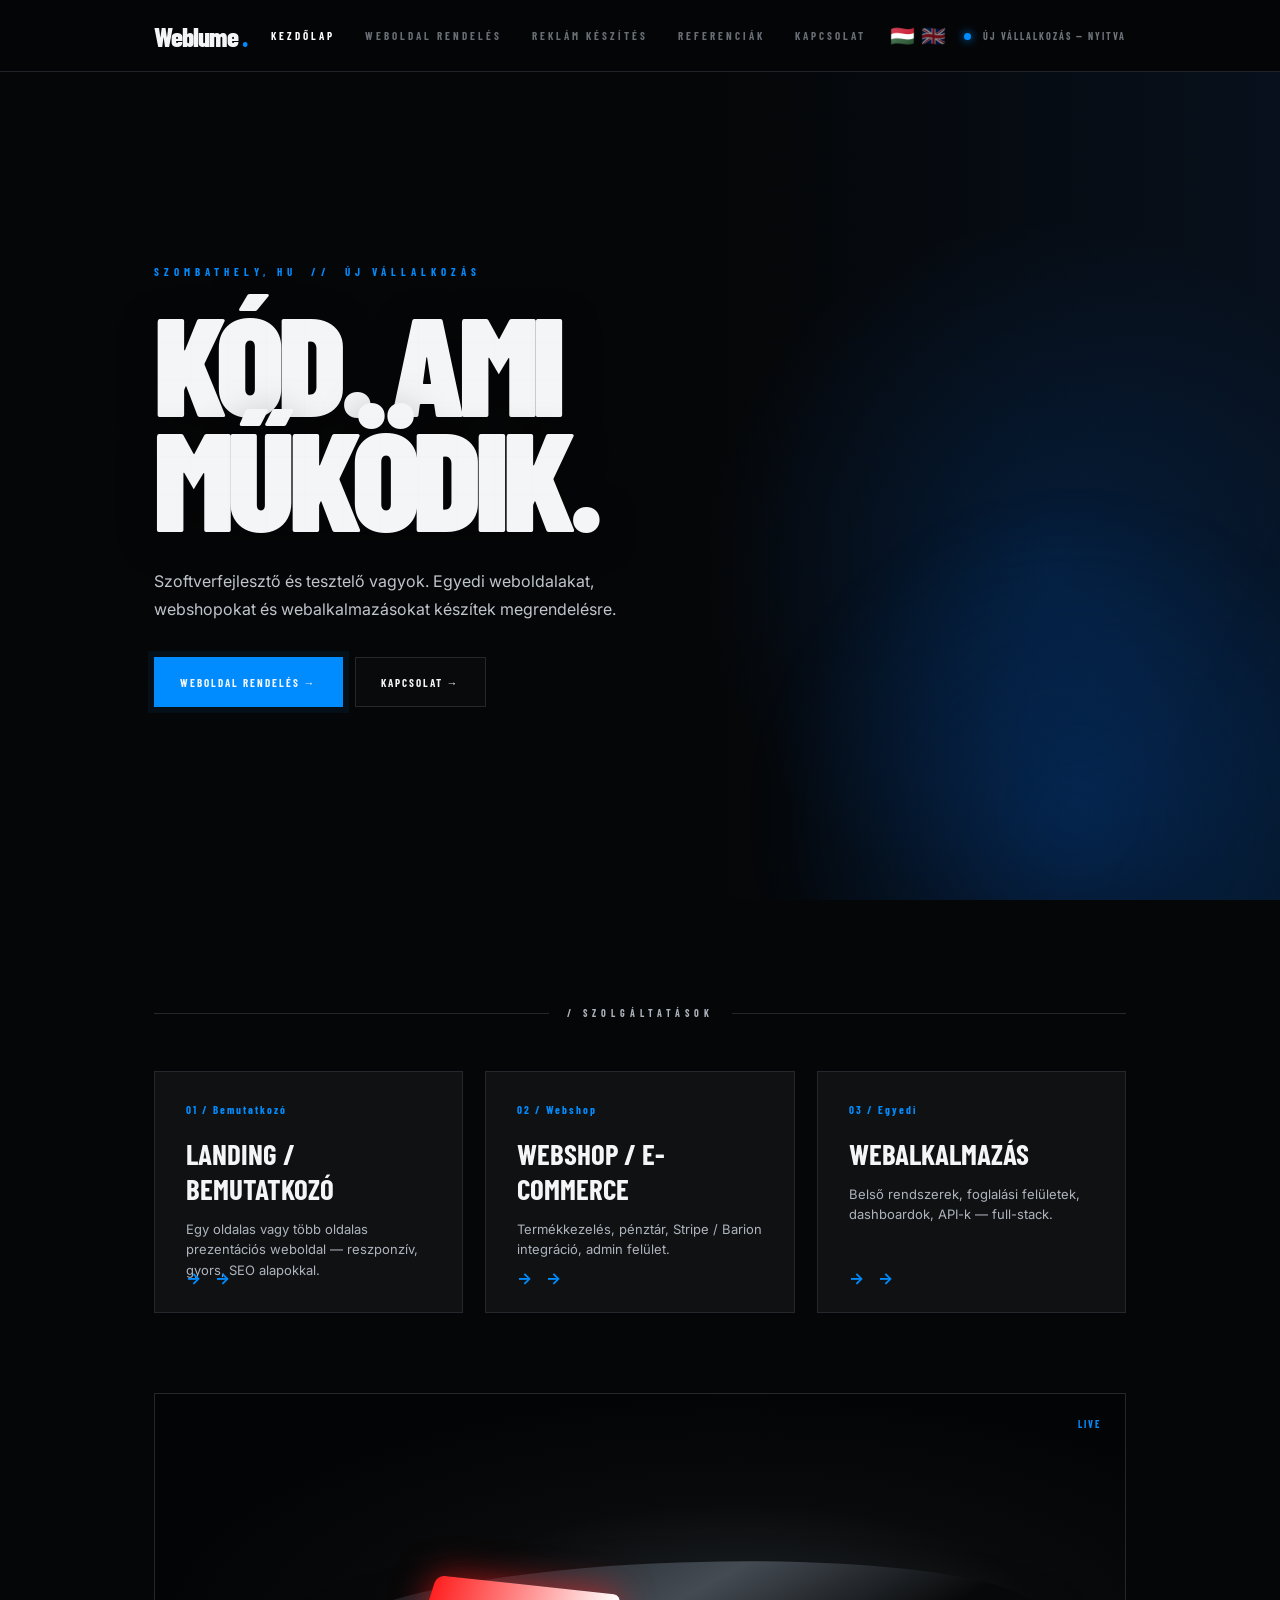
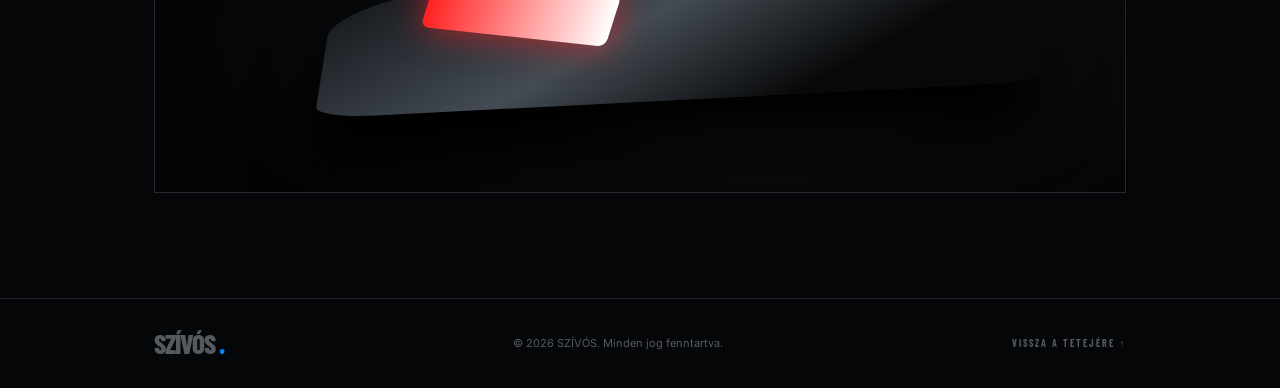
<file: index.html>
<!DOCTYPE html>
<html lang="hu">
    <head>
        <meta charset="UTF-8">
        <meta name="viewport" content="width=device-width,initial-scale=1.0">
        <title>SZÍVÓS. — Webfejlesztés</title>
        <link rel="stylesheet" href="style.css">
    </head>
    <body id="top">
        <header class="header">
            <a class="logo" href="index.html">Weblume
                <span>.</span>
            </a>
            <nav class="nav">
                <a href="index.html" class="active">KEZDŐLAP</a>
                <a href="weboldal-rendeles.html">WEBOLDAL RENDELÉS</a>
                <a href="reklam-keszites">REKLÁM KÉSZÍTÉS</a>
                <a href="referenciak.html">REFERENCIÁK</a>
                <a href="kapcsolat.html">KAPCSOLAT</a>
            </nav>
            <div class="header-right">
                <button class="lang active">🇭🇺</button>
                <button class="lang">🇬🇧</button>
                <span class="status">
                    <i></i> ÚJ VÁLLALKOZÁS — NYITVA
                </span>
            </div>
            <button class="menu-toggle" aria-label="Menü">☰</button>
        </header>
        <main class="page">
            <section class="hero-home">
                <div class="hero-copy">
                    <div class="eyebrow">SZOMBATHELY, HU &nbsp;//&nbsp; ÚJ VÁLLALKOZÁS</div>
                    <h1>
                        KÓD. AMI
                        <br>
                        MŰKÖDIK.
                    </h1>
                    <p>Szoftverfejlesztő és tesztelő vagyok. Egyedi weboldalakat, webshopokat és webalkalmazásokat készítek megrendelésre.</p>
                    <div class="hero-actions">
                        <a class="btn btn-primary" href="weboldal-rendeles.html">WEBOLDAL RENDELÉS →</a>
                        <a class="btn btn-dark" href="kapcsolat.html">KAPCSOLAT →</a>
                    </div>
                </div>
            </section>
            <section class="section">
                <div class="container">
                    <div class="section-title">
                        <span></span>
                        <p>/ SZOLGÁLTATÁSOK</p>
                        <span></span>
                    </div>
                    <div class="service-grid">
                        <article class="service-card">
                            <div class="num">01 / Bemutatkozó</div>
                            <h2>LANDING / BEMUTATKOZÓ</h2>
                            <p>Egy oldalas vagy több oldalas prezentációs weboldal — reszponzív, gyors, SEO alapokkal.</p>
                            <a href="weboldal-rendeles.html">→ →</a>
                        </article>
                        <article class="service-card">
                            <div class="num">02 / Webshop</div>
                            <h2>WEBSHOP / E-COMMERCE</h2>
                            <p>Termékkezelés, pénztár, Stripe / Barion integráció, admin felület.</p>
                            <a href="weboldal-rendeles.html">→ →</a>
                        </article>
                        <article class="service-card">
                            <div class="num">03 / Egyedi</div>
                            <h2>WEBALKALMAZÁS</h2>
                            <p>Belső rendszerek, foglalási felületek, dashboardok, API-k — full-stack.</p>
                            <a href="weboldal-rendeles.html">→ →</a>
                        </article>
                    </div>
                    <div class="showcase">
                        <span class="live">LIVE</span>
                    </div>
                </div>
            </section>
        </main>
        <footer class="footer">
            <div class="logo">SZÍVÓS
                <span>.</span>
            </div>
            <p>© 2026 SZÍVÓS. Minden jog fenntartva.</p>
            <a href="#top">VISSZA A TETEJÉRE ↑</a>
        </footer>
        <script src="script.js"></script>
    </body>
</html>
</file>
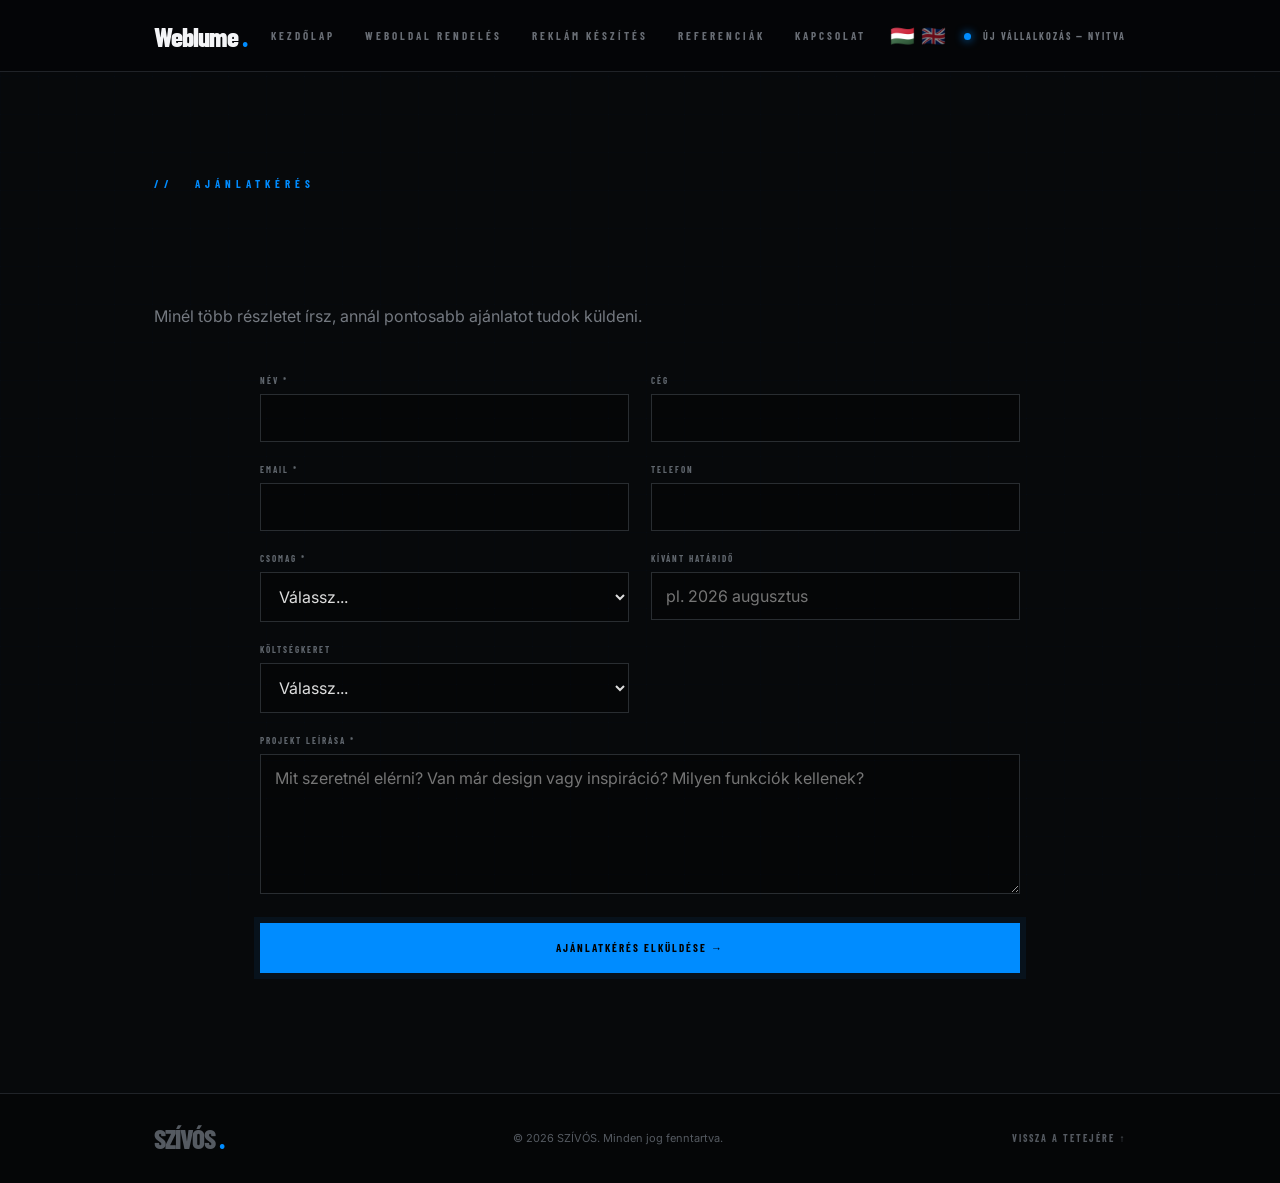
<file: ajanlatkeres.html>
<!DOCTYPE html>
<html lang="hu">
    <head>
        <meta charset="UTF-8">
        <meta name="viewport" content="width=device-width,initial-scale=1.0">
        <title>AJÁNLATKÉRÉS — SZÍVÓS.</title>
        <link rel="stylesheet" href="style.css">
    </head>
    <body id="top">
        <header class="header">
            <a class="logo" href="index.html">Weblume
                <span>.</span>
            </a>
            <nav class="nav">
                <a href="index.html">KEZDŐLAP</a>
                <a href="weboldal-rendeles.html">WEBOLDAL RENDELÉS</a>
                <a href="reklam-keszites">REKLÁM KÉSZÍTÉS</a>
                <a href="referenciak.html">REFERENCIÁK</a>
                <a href="kapcsolat.html">KAPCSOLAT</a>
            </nav>
            <div class="header-right">
                <button class="lang active">🇭🇺</button>
                <button class="lang">🇬🇧</button>
                <span class="status">
                    <i></i> ÚJ VÁLLALKOZÁS — NYITVA
                </span>
            </div>
            <button class="menu-toggle" aria-label="Menü">☰</button>
        </header>
        <main class="page">
            <section class="section quote-section">
                <div class="container">
                    <div class="eyebrow">// &nbsp; AJÁNLATKÉRÉS</div>
                    <h1 style="font:900 clamp(65px,8vw,115px)/.8 'Barlow Condensed';margin:18px 0 12px">AJÁNLATKÉRÉS</h1>
                    <p style="color:#747980;margin-bottom:45px">Minél több részletet írsz, annál pontosabb ajánlatot tudok küldeni.</p>
                    <form class="quote-form" id="quoteForm">
                        <div class="form-grid">
                            <div class="field">
                                <label>NÉV *</label>
                                <input name="Név" required>
                            </div>
                            <div class="field">
                                <label>CÉG</label>
                                <input name="Cég">
                            </div>
                            <div class="field">
                                <label>EMAIL *</label>
                                <input type="email" name="Email" required>
                            </div>
                            <div class="field">
                                <label>TELEFON</label>
                                <input name="Telefon">
                            </div>
                            <div class="field">
                                <label>CSOMAG *</label>
                                <select name="Csomag" required>
                                    <option value="">Válassz...</option>
                                    <option>One-page starter</option>
                                    <option>Bemutatkozó oldal</option>
                                    <option>Webshop</option>
                                    <option>Egyedi alkalmazás</option>
                                </select>
                            </div>
                            <div class="field">
                                <label>KÍVÁNT HATÁRIDŐ</label>
                                <input name="Határidő" placeholder="pl. 2026 augusztus">
                            </div>
                            <div class="field">
                                <label>KÖLTSÉGKERET</label>
                                <select name="Költségkeret">
                                    <option>Válassz...</option>
                                    <option>80–150 ezer Ft</option>
                                    <option>150–300 ezer Ft</option>
                                    <option>300–500 ezer Ft</option>
                                    <option>500 ezer Ft felett</option>
                                </select>
                            </div>
                            <div class="field full-row">
                                <label>PROJEKT LEÍRÁSA *</label>
                                <textarea name="Projekt leírása" required placeholder="Mit szeretnél elérni? Van már design vagy inspiráció? Milyen funkciók kellenek?"></textarea>
                            </div>
                        </div>
                        <button class="btn btn-primary full form-submit" type="submit">AJÁNLATKÉRÉS ELKÜLDÉSE →</button>
                        <p class="form-message" id="formMessage"></p>
                    </form>
                </div>
            </section>
        </main>
        <footer class="footer">
            <div class="logo">SZÍVÓS
                <span>.</span>
            </div>
            <p>© 2026 SZÍVÓS. Minden jog fenntartva.</p>
            <a href="#top">VISSZA A TETEJÉRE ↑</a>
        </footer>

        <!-- Sikeres ajánlatkérés popup -->
        <div class="success-modal" id="successModal" aria-hidden="true">
            <div class="success-modal-backdrop"></div>
            <div class="success-modal-box" role="dialog" aria-modal="true" aria-labelledby="successTitle">
                <button class="success-modal-close" id="successModalClose" type="button" aria-label="Bezárás">×</button>
                <div class="success-icon">✓</div>
                <div class="eyebrow">// &nbsp; ELKÜLDVE</div>
                <h2 id="successTitle">KÖSZÖNÖM A<br>MEGKERESÉST!</h2>
                <p>Az ajánlatkérésed sikeresen megérkezett. Hamarosan jelentkezem a megadott elérhetőségen.</p>
                <button class="btn btn-primary success-modal-button" id="successModalOk" type="button">RENDBEN →</button>
            </div>
        </div>

        <script src="ajanlatkeres.js"></script>
    </body>
</html>
</file>
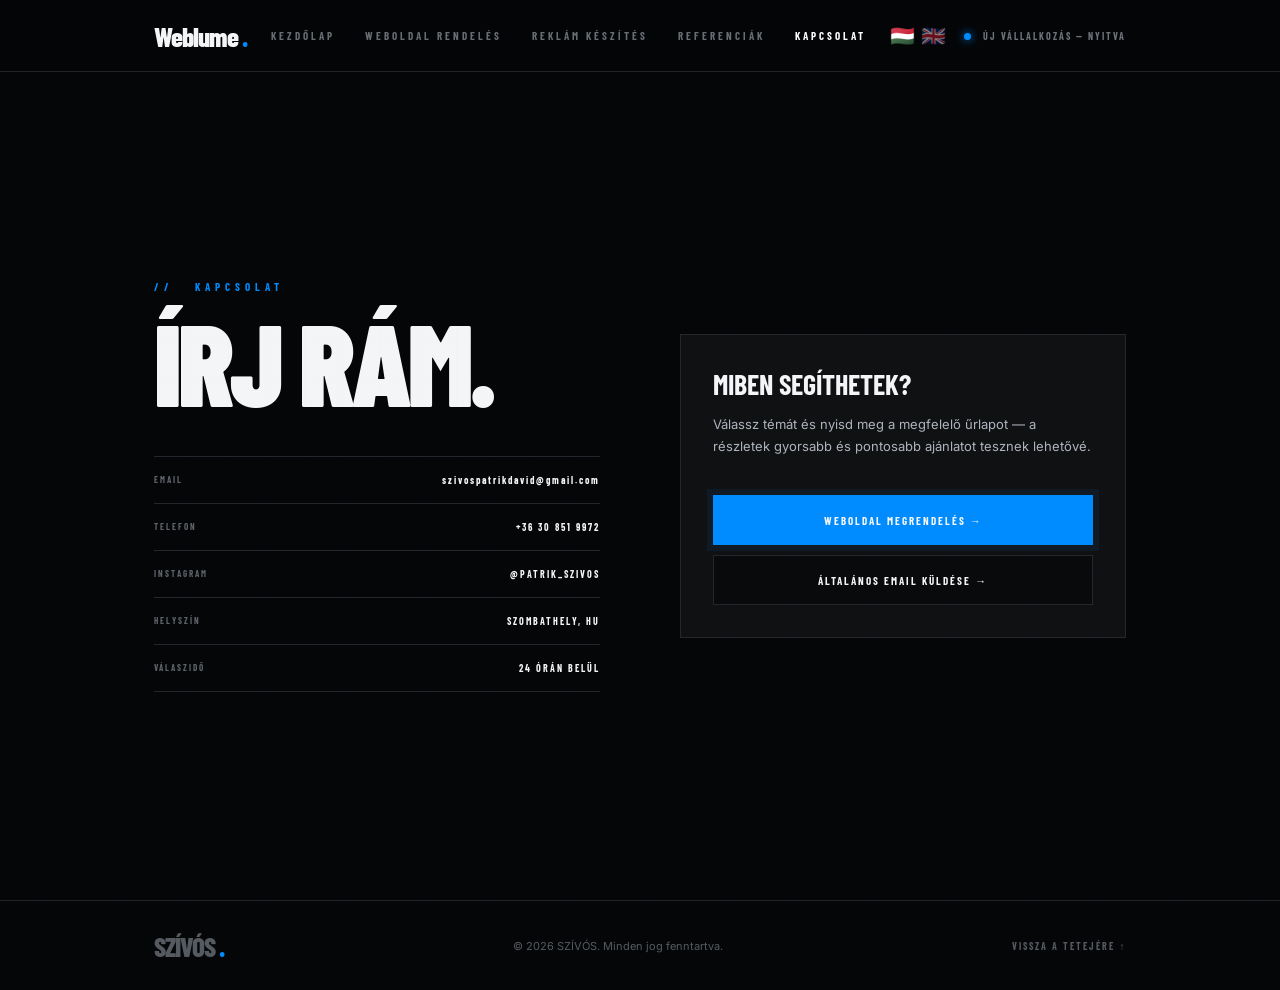
<file: kapcsolat.html>
<!DOCTYPE html>
<html lang="hu">
    <head>
        <meta charset="UTF-8">
        <meta name="viewport" content="width=device-width,initial-scale=1.0">
        <title>KAPCSOLAT — SZÍVÓS.</title>
        <link rel="stylesheet" href="style.css">
    </head>
    <body id="top">
        <header class="header">
            <a class="logo" href="index.html">Weblume
                <span>.</span>
            </a>
            <nav class="nav">
                <a href="index.html">KEZDŐLAP</a>
                <a href="weboldal-rendeles.html">WEBOLDAL RENDELÉS</a>
                <a href="reklam-keszites.html" >REKLÁM KÉSZÍTÉS</a>
                <a href="referenciak.html">REFERENCIÁK</a>
                <a href="kapcsolat.html" class="active">KAPCSOLAT</a>
            </nav>
            <div class="header-right">
                <button class="lang active">🇭🇺</button>
                <button class="lang">🇬🇧</button>
                <span class="status">
                    <i></i> ÚJ VÁLLALKOZÁS — NYITVA
                </span>
            </div>
            <button class="menu-toggle" aria-label="Menü">☰</button>
        </header>
        <main class="page">
            <section class="section" style="min-height:calc(100vh - 72px);display:flex;align-items:center">
                <div class="container contact-layout">
                    <div>
                        <div class="eyebrow">// &nbsp; KAPCSOLAT</div>
                        <h1>ÍRJ RÁM.</h1>
                        <div class="contact-list">
                            <div class="contact-row">
                                <span>EMAIL</span>
                                <strong>szivospatrikdavid@gmail.com</strong>
                            </div>
                            <div class="contact-row">
                                <span>TELEFON</span>
                                <strong>+36 30 851 9972</strong>
                            </div>
                            <div class="contact-row">
                                <span>INSTAGRAM</span>
                                <strong>@PATRIK_SZIVOS</strong>
                            </div>
                            <div class="contact-row">
                                <span>HELYSZÍN</span>
                                <strong>SZOMBATHELY, HU</strong>
                            </div>
                            <div class="contact-row">
                                <span>VÁLASZIDŐ</span>
                                <strong>24 ÓRÁN BELÜL</strong>
                            </div>
                        </div>
                    </div>
                    <div class="contact-box">
                        <h2>MIBEN SEGÍTHETEK?</h2>
                        <p>Válassz témát és nyisd meg a megfelelő űrlapot — a részletek gyorsabb és pontosabb ajánlatot tesznek lehetővé.</p>
                        <a class="btn btn-primary" href="ajanlatkeres.html">WEBOLDAL MEGRENDELÉS →</a>
                        <a class="btn btn-dark" href="https://mail.google.com/mail/?view=cm&amp;fs=1&amp;to=szivospatrikev@gmail.com" target="_blank" rel="noopener noreferrer">ÁLTALÁNOS EMAIL KÜLDÉSE →</a>
                    </div>
                </div>
            </section>
        </main>
        <footer class="footer">
            <div class="logo">SZÍVÓS
                <span>.</span>
            </div>
            <p>© 2026 SZÍVÓS. Minden jog fenntartva.</p>
            <a href="#top">VISSZA A TETEJÉRE ↑</a>
        </footer>
        <script src="script.js"></script>
    </body>
</html>
</file>
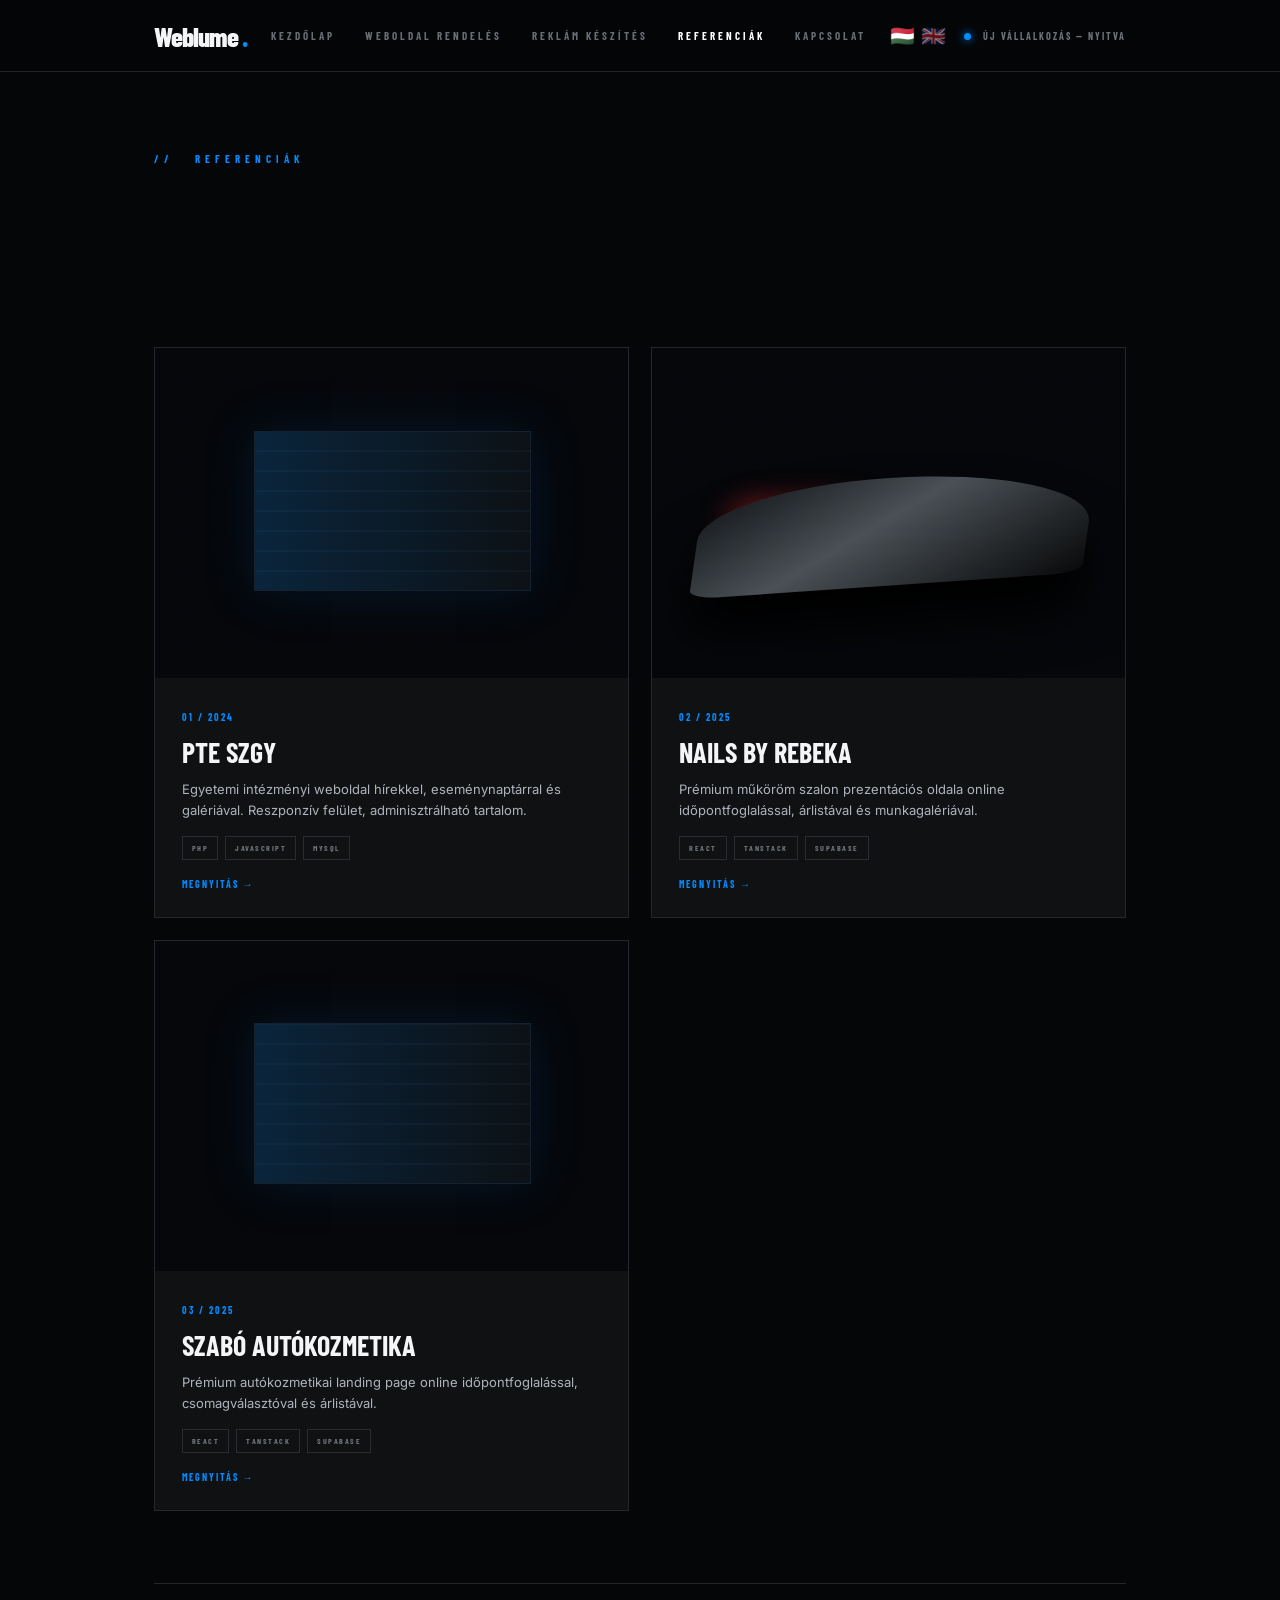
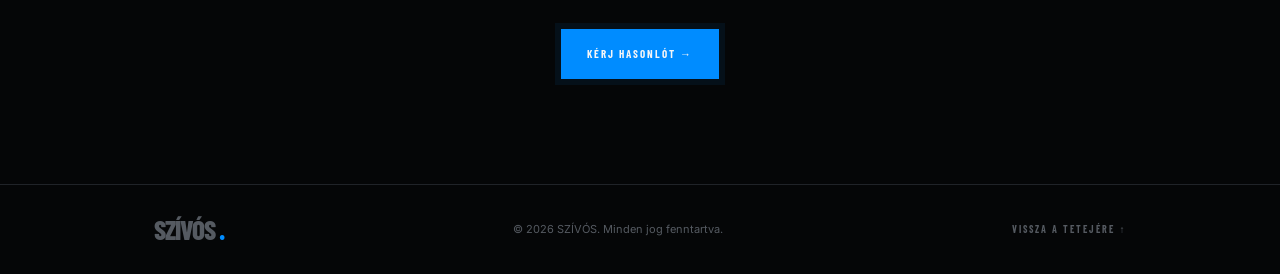
<file: referenciak.html>
<!DOCTYPE html>
<html lang="hu">
    <head>
        <meta charset="UTF-8">
        <meta name="viewport" content="width=device-width,initial-scale=1.0">
        <title>REFERENCIÁK — SZÍVÓS.</title>
        <link rel="stylesheet" href="style.css">
    </head>
    <body id="top">
        <header class="header">
            <a class="logo" href="index.html">Weblume
                <span>.</span>
            </a>
            <nav class="nav">
                <a href="index.html">KEZDŐLAP</a>
                <a href="weboldal-rendeles.html">WEBOLDAL RENDELÉS</a>
                <a href="reklam-keszites">REKLÁM KÉSZÍTÉS</a>
                <a href="referenciak.html" class="active">REFERENCIÁK</a>
                <a href="kapcsolat.html">KAPCSOLAT</a>
            </nav>
            <div class="header-right">
                <button class="lang active">🇭🇺</button>
                <button class="lang">🇬🇧</button>
                <span class="status">
                    <i></i> ÚJ VÁLLALKOZÁS — NYITVA
                </span>
            </div>
            <button class="menu-toggle" aria-label="Menü">☰</button>
        </header>
        <main class="page">
            <section class="section" style="padding-top:80px">
                <div class="container">
                    <div class="eyebrow">// &nbsp; REFERENCIÁK</div>
                    <h1 style="font:900 clamp(80px,10vw,150px)/.8 'Barlow Condensed';margin:25px 0 55px">ÍRJ RÁM.</h1>
                    <div class="refs-grid">
                        <article class="ref-card">
                            <div class="ref-visual dashboard"></div>
                            <div class="ref-info">
                                <small>01 / 2024</small>
                                <h3>PTE SZGY</h3>
                                <p>Egyetemi intézményi weboldal hírekkel, eseménynaptárral és galériával. Reszponzív felület, adminisztrálható tartalom.</p>
                                <div class="tags">
                                    <span class="tag">PHP</span>
                                    <span class="tag">JAVASCRIPT</span>
                                    <span class="tag">MYSQL</span>
                                </div>
                                <a class="open" href="https://pteszgy.pte.hu">MEGNYITÁS →</a>
                            </div>
                        </article>
                        <article class="ref-card">
                            <div class="ref-visual car"></div>
                            <div class="ref-info">
                                <small>02 / 2025</small>
                                <h3>NAILS BY REBEKA</h3>
                                <p>Prémium műköröm szalon prezentációs oldala online időpontfoglalással, árlistával és munkagalériával.</p>
                                <div class="tags">
                                    <span class="tag">REACT</span>
                                    <span class="tag">TANSTACK</span>
                                    <span class="tag">SUPABASE</span>
                                </div>
                                <a class="open" href="#">MEGNYITÁS →</a>
                            </div>
                        </article>
                        <article class="ref-card">
                            <div class="ref-visual dashboard"></div>
                            <div class="ref-info">
                                <small>03 / 2025</small>
                                <h3>SZABÓ AUTÓKOZMETIKA</h3>
                                <p>Prémium autókozmetikai landing page online időpontfoglalással, csomagválasztóval és árlistával.</p>
                                <div class="tags">
                                    <span class="tag">REACT</span>
                                    <span class="tag">TANSTACK</span>
                                    <span class="tag">SUPABASE</span>
                                </div>
                                <a class="open" href="#">MEGNYITÁS →</a>
                            </div>
                        </article>
                    </div>
                    <div style="text-align:center;border-top:1px solid var(--line);margin-top:72px;padding-top:45px">
                        <a class="btn btn-primary" href="weboldal-rendeles.html">KÉRJ HASONLÓT →</a>
                    </div>
                </div>
            </section>
        </main>
        <footer class="footer">
            <div class="logo">SZÍVÓS
                <span>.</span>
            </div>
            <p>© 2026 SZÍVÓS. Minden jog fenntartva.</p>
            <a href="#top">VISSZA A TETEJÉRE ↑</a>
        </footer>
        <script src="script.js"></script>
    </body>
</html>
</file>
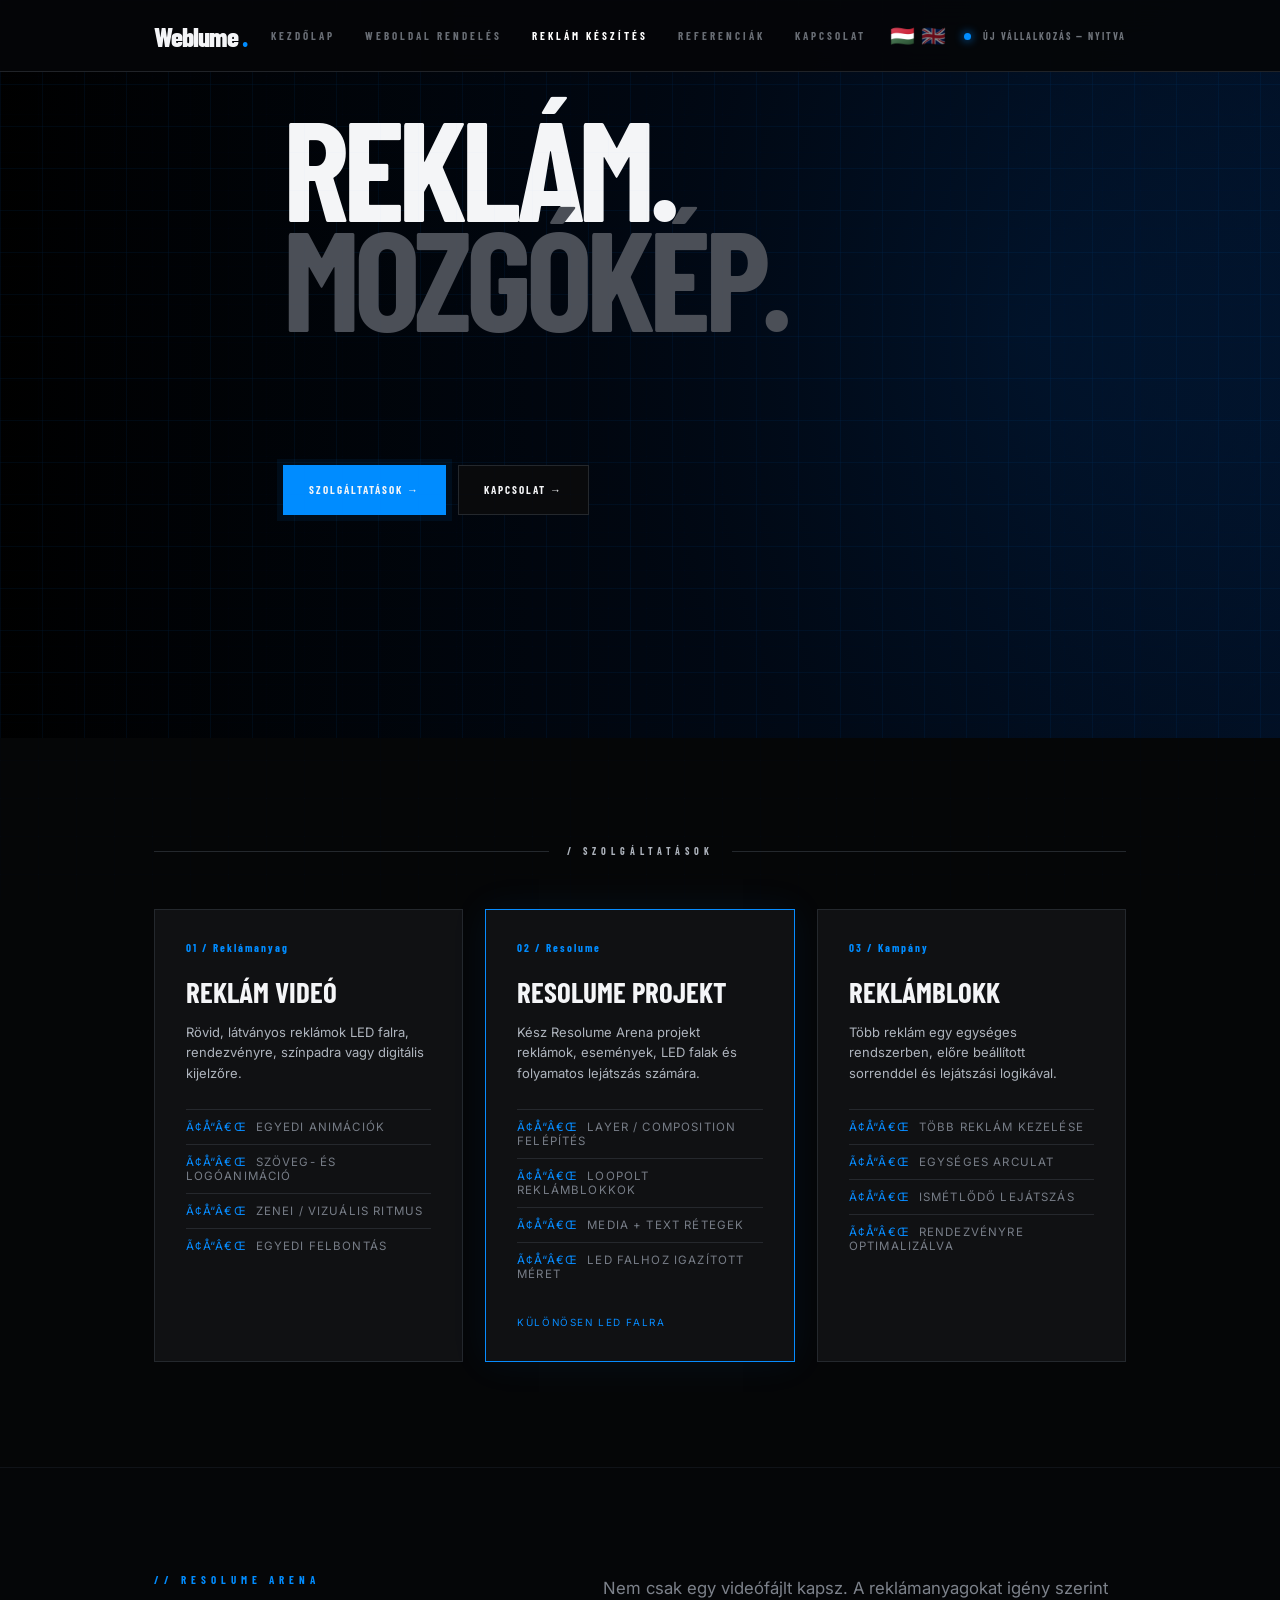
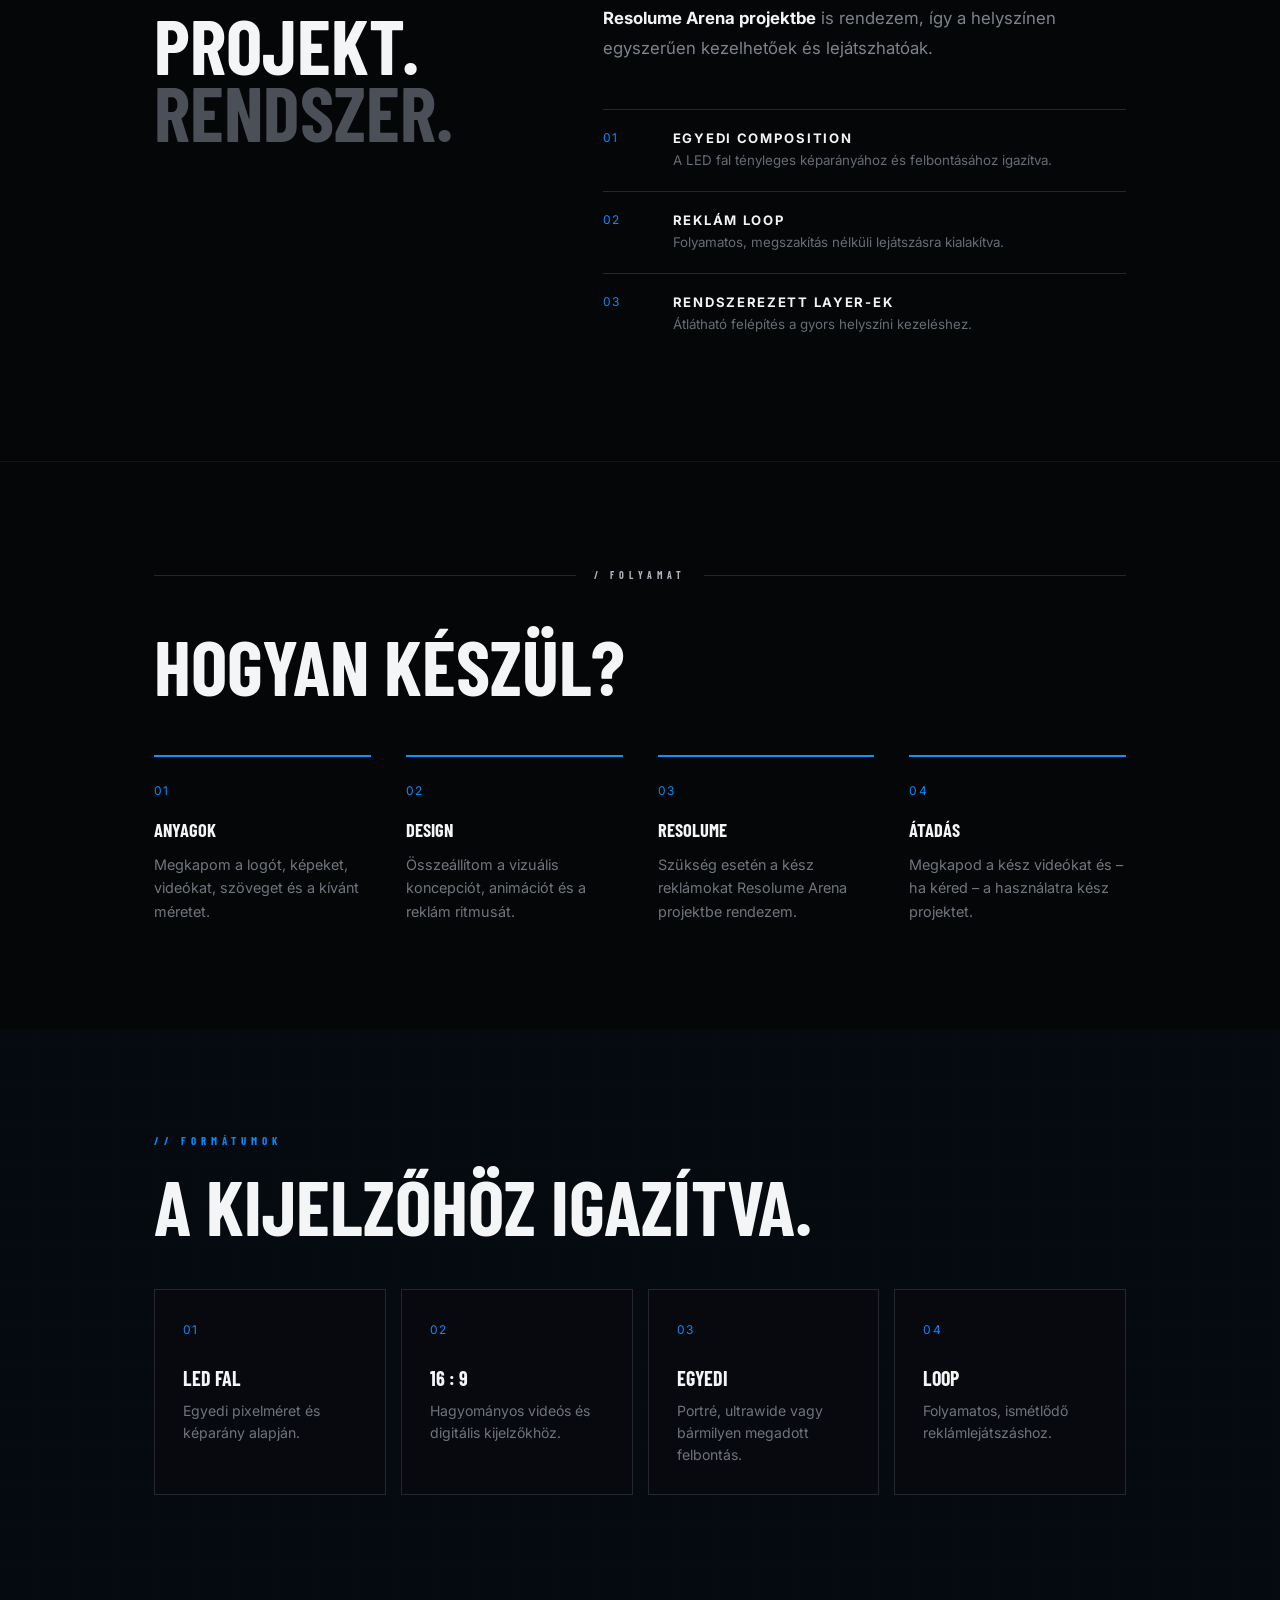
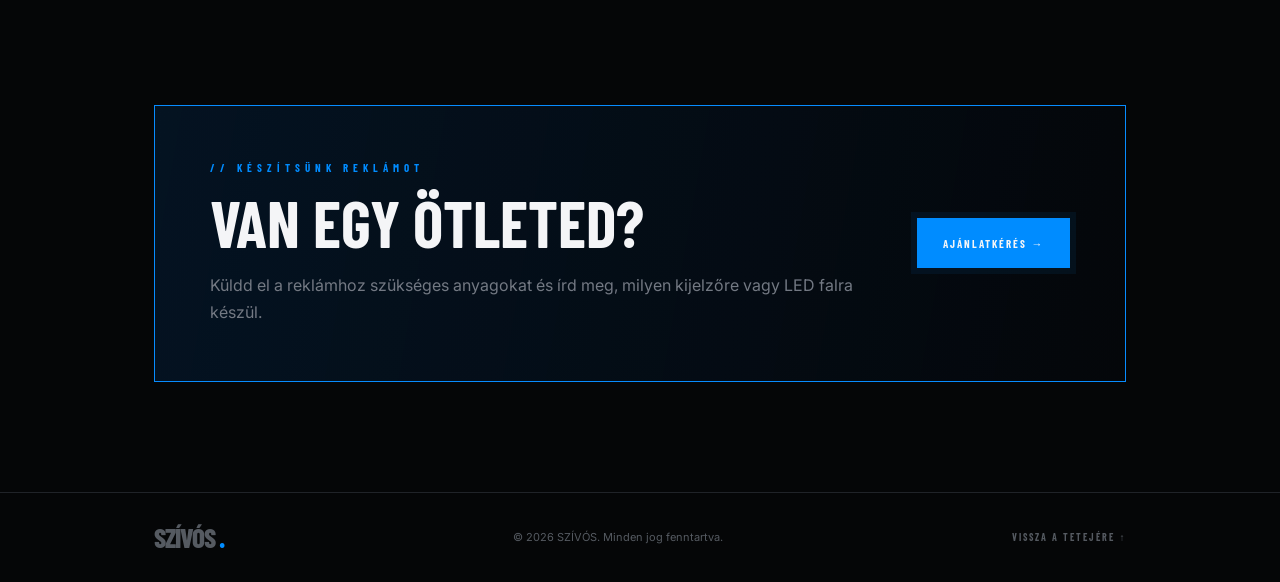
<file: reklam-keszites.html>
<!DOCTYPE html>
<html lang="hu">
    <head>
        <meta charset="UTF-8">
        <meta name="viewport" content="width=device-width, initial-scale=1.0">
        <title>SZÍVÓS. — Reklám készítés</title>
        <meta name="description" content="Reklámanyagok és Resolume Arena projektek készítése LED falakra és rendezvényekre.">
        <link rel="stylesheet" href="style.css">
    </head>
    <body id="top">
        <header class="header">
            <a class="logo" href="index.html">Weblume
                <span>.</span>
            </a>
            <nav class="nav">
                <a href="index.html">KEZDŐLAP</a>
                <a href="weboldal-rendeles.html">WEBOLDAL RENDELÉS</a>
                <a href="reklam-keszites.html" class="active">REKLÁM KÉSZÍTÉS</a>
                <a href="referenciak.html">REFERENCIÁK</a>
                <a href="kapcsolat.html">KAPCSOLAT</a>
            </nav>
            <div class="header-right">
                <button class="lang active">🇭🇺</button>
                <button class="lang">🇬🇧</button>
                <span class="status">
                    <i></i> ÚJ VÁLLALKOZÁS — NYITVA
                </span>
            </div>
            <button class="menu-toggle" aria-label="Menü">☰</button>
        </header>
        <main>
            <section class="ad-hero">
                <div class="container">
                    <div class="eyebrow">// REKLÁM KÉSZÍTÉS</div>
                    <h1>REKLÁM.
                        <br>
                        <span>MOZGÓKÉP.</span>
                    </h1>
                    <p class="hero-lead">Látványos reklámanyagokat és professzionális
                        <strong>Resolume Arena projekteket</strong> készítek LED falakra, rendezvényekre és digitális kijelzőkre.
                    </p>
                    <div class="hero-actions">
                        <a class="btn btn-primary" href="#szolgaltatasok">SZOLGÁLTATÁSOK →</a>
                        <a class="btn btn-dark" href="kapcsolat.html">KAPCSOLAT →</a>
                    </div>
                    <div class="ad-stats">
                        <div class="stat-box">
                            <span>FORMÁTUM</span>
                            <strong>LED / 16:9 / EGYEDI</strong>
                        </div>
                        <div class="stat-box">
                            <span>PLATFORM</span>
                            <strong>RESOLUME ARENA</strong>
                        </div>
                        <div class="stat-box">
                            <span>KIMENET</span>
                            <strong>KÉSZ PROJEKT</strong>
                        </div>
                    </div>
                </div>
            </section>
            <section class="section" id="szolgaltatasok">
                <div class="container">
                    <div class="section-title">
                        <span></span>
                        <p>/ SZOLGÁLTATÁSOK</p>
                        <span></span>
                    </div>
                    <div class="service-grid ad-service-grid">
                        <article class="service-card ad-card">
                            <div class="num">01 / Reklámanyag</div>
                            <h2>REKLÁM VIDEÓ</h2>
                            <p>Rövid, látványos reklámok LED falra, rendezvényre, színpadra vagy digitális kijelzőre.</p>
                            <ul>
                                <li>egyedi animációk</li>
                                <li>szöveg- és logóanimáció</li>
                                <li>zenei / vizuális ritmus</li>
                                <li>egyedi felbontás</li>
                            </ul>
                        </article>
                        <article class="service-card ad-card featured">
                            <div class="num">02 / Resolume</div>
                            <h2>RESOLUME PROJEKT</h2>
                            <p>Kész Resolume Arena projekt reklámok, események, LED falak és folyamatos lejátszás számára.</p>
                            <ul>
                                <li>Layer / Composition felépítés</li>
                                <li>Loopolt reklámblokkok</li>
                                <li>Media + text rétegek</li>
                                <li>LED falhoz igazított méret</li>
                            </ul>
                            <span class="card-tag">KÜLÖNÖSEN LED FALRA</span>
                        </article>
                        <article class="service-card ad-card">
                            <div class="num">03 / Kampány</div>
                            <h2>REKLÁMBLOKK</h2>
                            <p>Több reklám egy egységes rendszerben, előre beállított sorrenddel és lejátszási logikával.</p>
                            <ul>
                                <li>több reklám kezelése</li>
                                <li>egységes arculat</li>
                                <li>ismétlődő lejátszás</li>
                                <li>rendezvényre optimalizálva</li>
                            </ul>
                        </article>
                    </div>
                </div>
            </section>
            <section class="section ad-dark-section">
                <div class="container">
                    <div class="two-column">
                        <div>
                            <div class="eyebrow">// RESOLUME ARENA</div>
                            <h2 class="section-heading">PROJEKT.
                                <br>
                                <span>RENDSZER.</span>
                            </h2>
                        </div>
                        <div class="ad-copy">
                            <p>Nem csak egy videófájlt kapsz. A reklámanyagokat igény szerint
                                <strong>Resolume Arena projektbe</strong> is rendezem, így a helyszínen egyszerűen kezelhetőek és lejátszhatóak.
                            </p>
                            <div class="feature-list">
                                <div>
                                    <span>01</span>
                                    <strong>EGYEDI COMPOSITION</strong>
                                    <small>A LED fal tényleges képarányához és felbontásához igazítva.</small>
                                </div>
                                <div>
                                    <span>02</span>
                                    <strong>REKLÁM LOOP</strong>
                                    <small>Folyamatos, megszakítás nélküli lejátszásra kialakítva.</small>
                                </div>
                                <div>
                                    <span>03</span>
                                    <strong>RENDSZEREZETT LAYER-EK</strong>
                                    <small>Átlátható felépítés a gyors helyszíni kezeléshez.</small>
                                </div>
                            </div>
                        </div>
                    </div>
                </div>
            </section>
            <section class="section">
                <div class="container">
                    <div class="section-title">
                        <span></span>
                        <p>/ FOLYAMAT</p>
                        <span></span>
                    </div>
                    <h2 class="section-heading">HOGYAN KÉSZÜL?</h2>
                    <div class="process-grid">
                        <div class="process-item">
                            <span>01</span>
                            <h3>ANYAGOK</h3>
                            <p>Megkapom a logót, képeket, videókat, szöveget és a kívánt méretet.</p>
                        </div>
                        <div class="process-item">
                            <span>02</span>
                            <h3>DESIGN</h3>
                            <p>Összeállítom a vizuális koncepciót, animációt és a reklám ritmusát.</p>
                        </div>
                        <div class="process-item">
                            <span>03</span>
                            <h3>RESOLUME</h3>
                            <p>Szükség esetén a kész reklámokat Resolume Arena projektbe rendezem.</p>
                        </div>
                        <div class="process-item">
                            <span>04</span>
                            <h3>ÁTADÁS</h3>
                            <p>Megkapod a kész videókat és – ha kéred – a használatra kész projektet.</p>
                        </div>
                    </div>
                </div>
            </section>
            <section class="section ad-grid-section">
                <div class="container">
                    <div class="eyebrow">// FORMÁTUMOK</div>
                    <h2 class="section-heading">A KIJELZŐHÖZ IGAZÍTVA.</h2>
                    <div class="format-grid">
                        <div class="format-card">
                            <span>01</span>
                            <h3>LED FAL</h3>
                            <p>Egyedi pixelméret és képarány alapján.</p>
                        </div>
                        <div class="format-card">
                            <span>02</span>
                            <h3>16 : 9</h3>
                            <p>Hagyományos videós és digitális kijelzőkhöz.</p>
                        </div>
                        <div class="format-card">
                            <span>03</span>
                            <h3>EGYEDI</h3>
                            <p>Portré, ultrawide vagy bármilyen megadott felbontás.</p>
                        </div>
                        <div class="format-card">
                            <span>04</span>
                            <h3>LOOP</h3>
                            <p>Folyamatos, ismétlődő reklámlejátszáshoz.</p>
                        </div>
                    </div>
                </div>
            </section>
            <section class="section ad-cta">
                <div class="container">
                    <div class="cta-box">
                        <div>
                            <div class="eyebrow">// KÉSZÍTSÜNK REKLÁMOT</div>
                            <h2>VAN EGY ÖTLETED?</h2>
                            <p>Küldd el a reklámhoz szükséges anyagokat és írd meg, milyen kijelzőre vagy LED falra készül.</p>
                        </div>
                        <a class="btn btn-primary" href="ajanlatkeres.html">AJÁNLATKÉRÉS →</a>
                    </div>
                </div>
            </section>
        </main>
        <footer class="footer">
            <div class="logo">SZÍVÓS
                <span>.</span>
            </div>
            <p>© 2026 SZÍVÓS. Minden jog fenntartva.</p>
            <a href="#top">VISSZA A TETEJÉRE ↑</a>
        </footer>
        <script src="script.js"></script>
    </body>
</html>
</file>
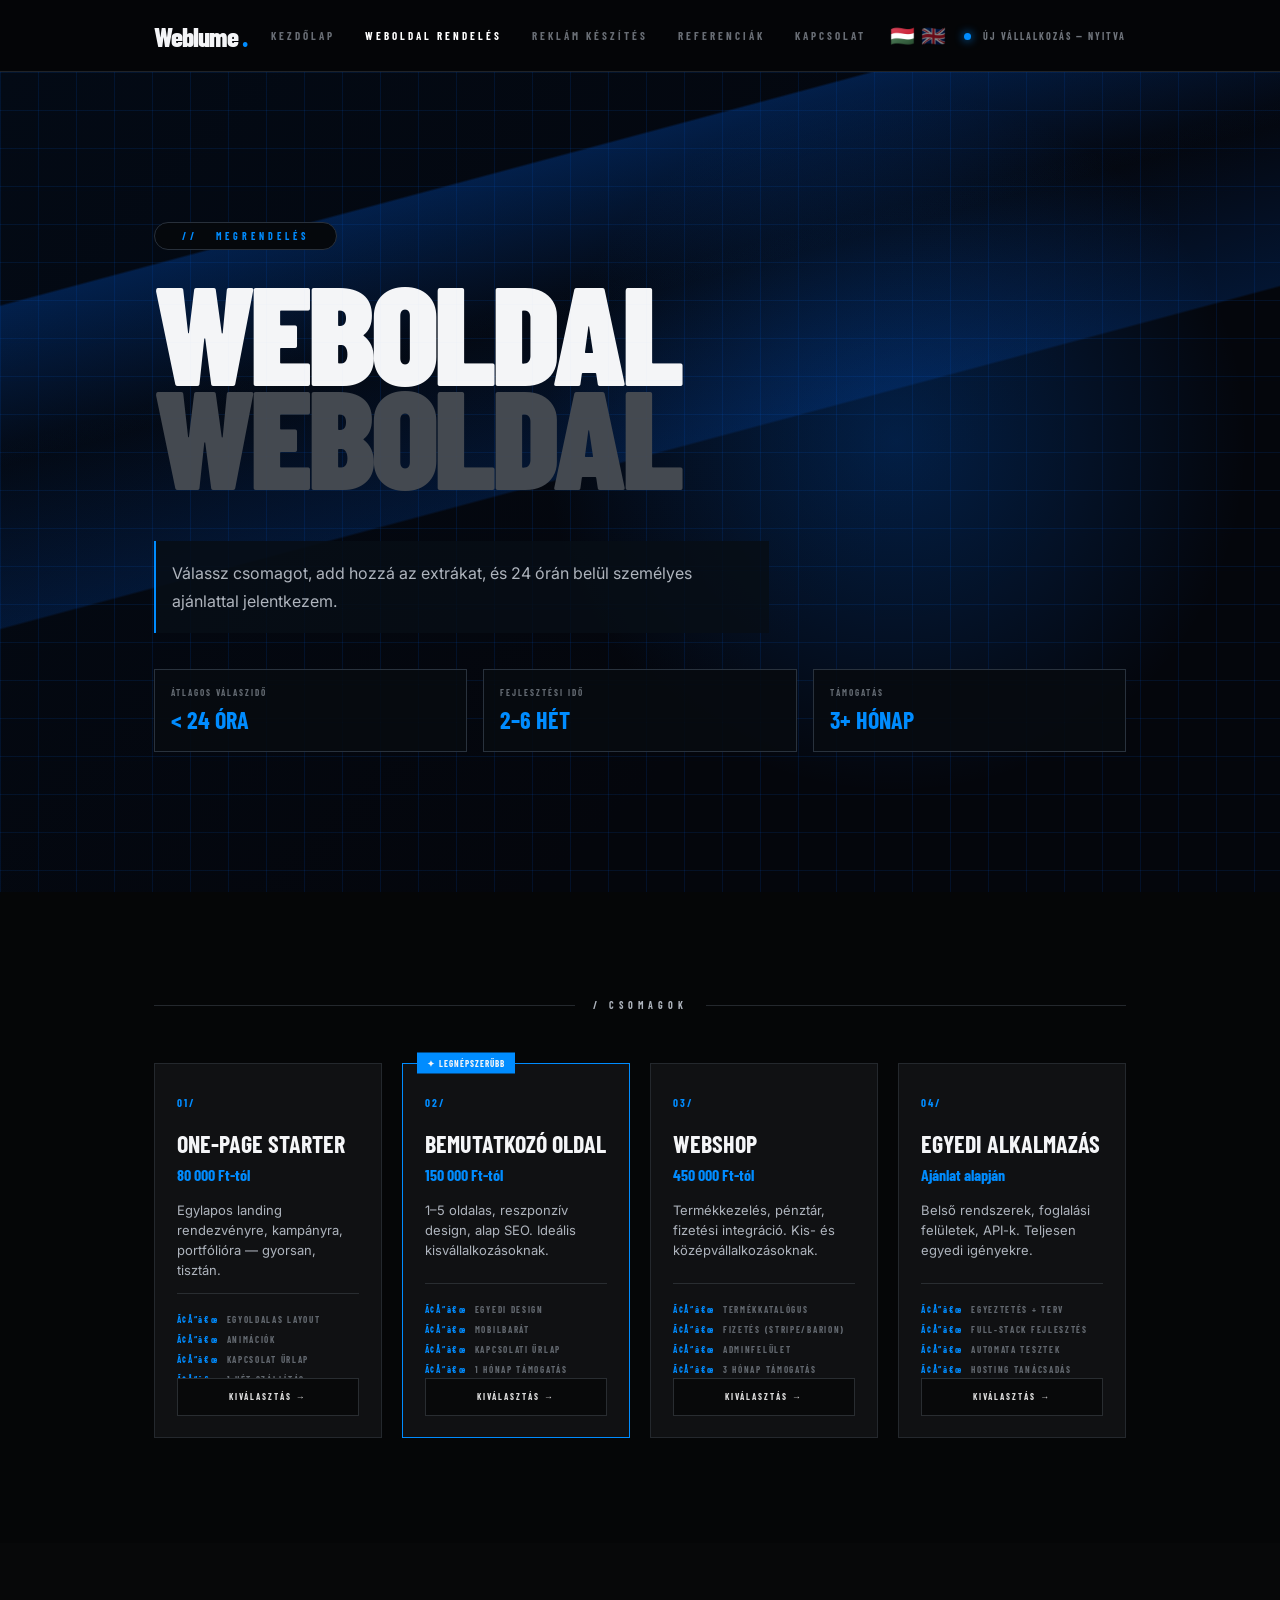
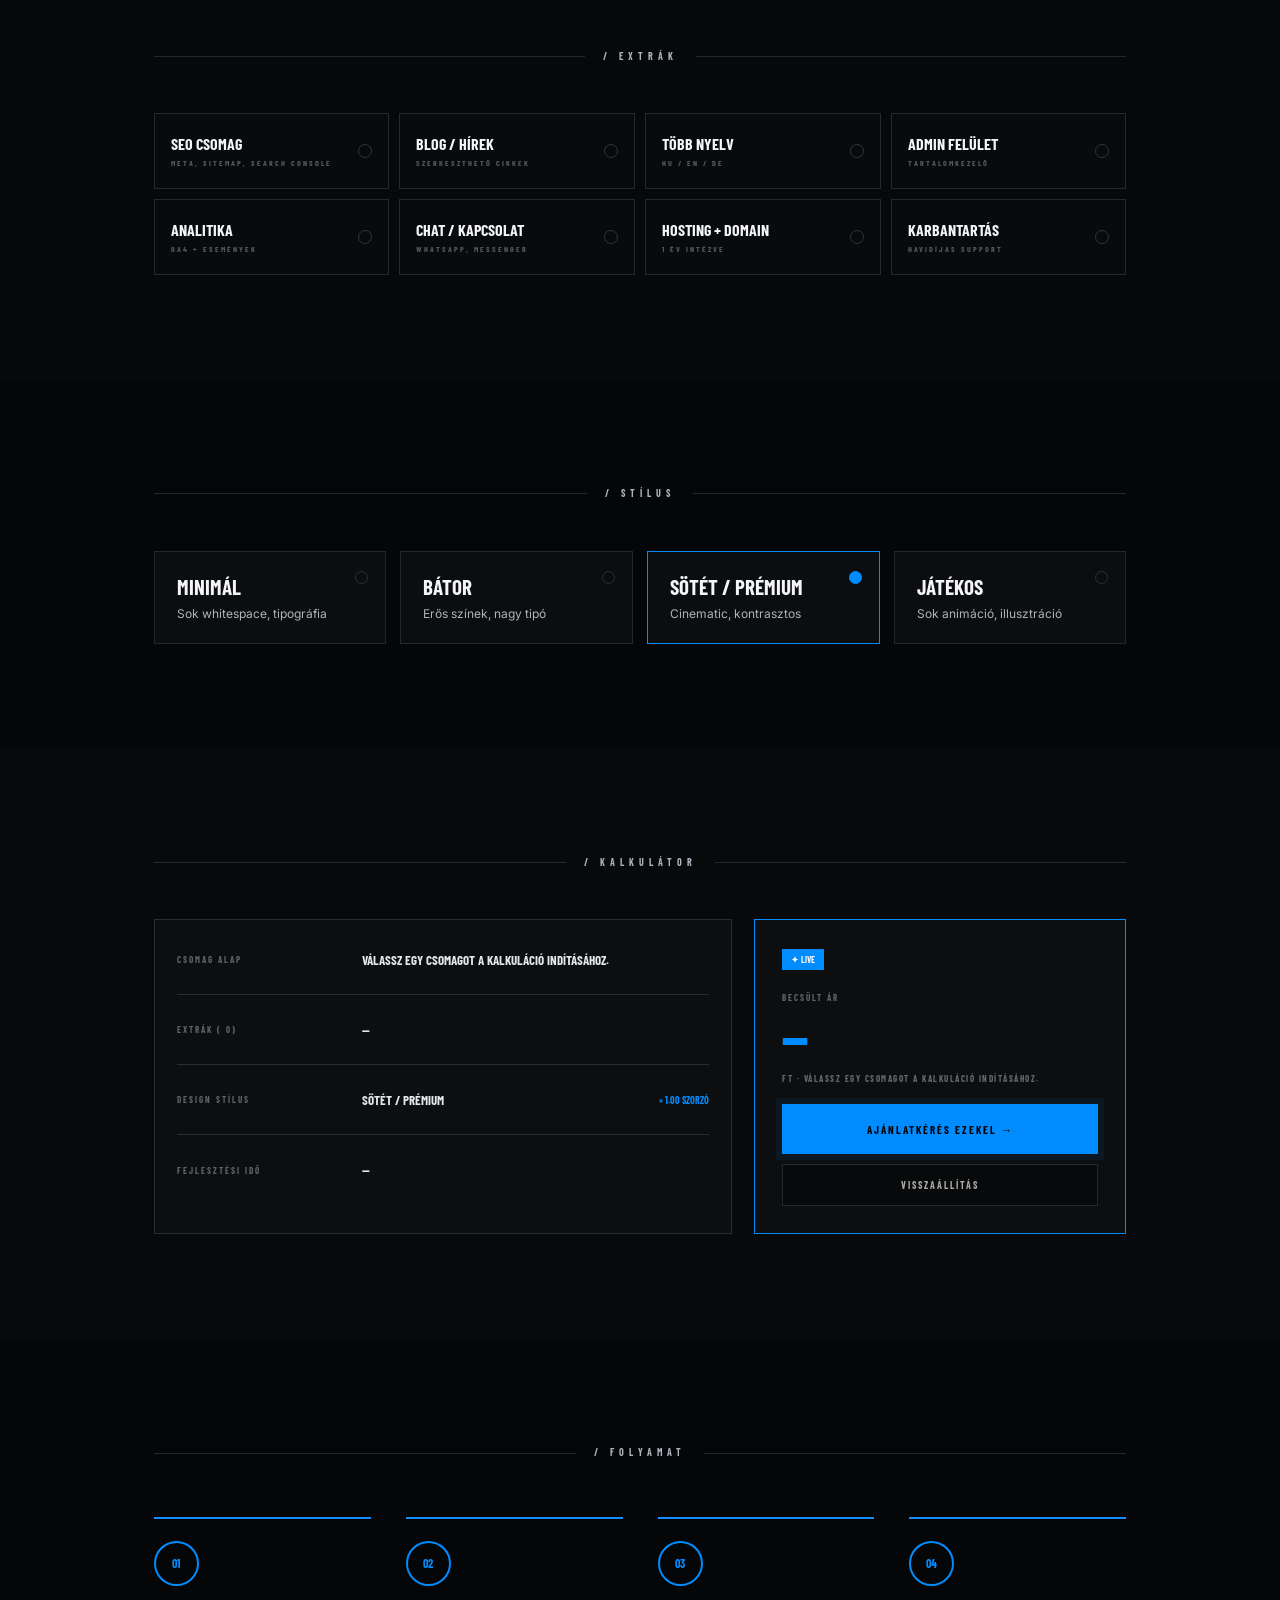
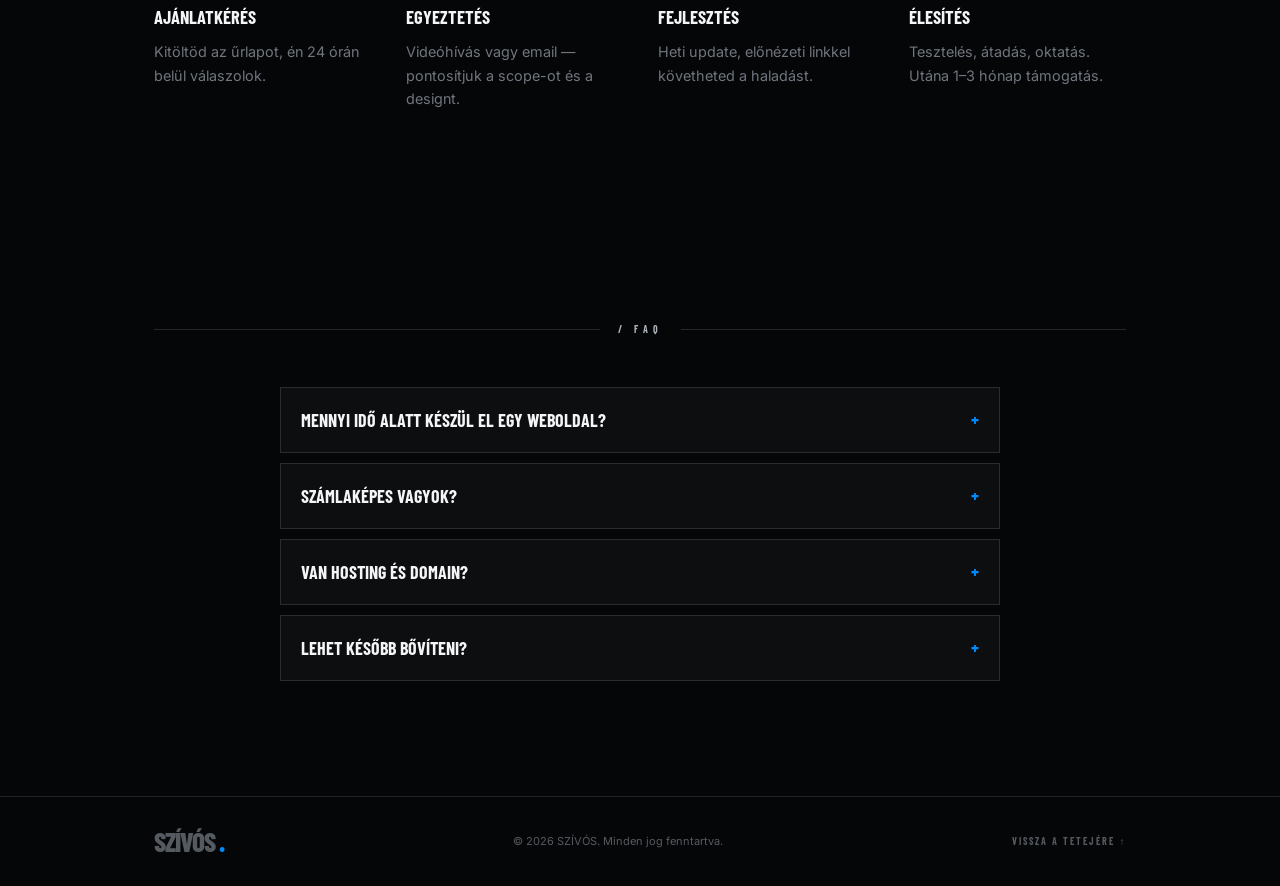
<file: weboldal-rendeles.html>
<!DOCTYPE html>
<html lang="hu">
    <head>
        <meta charset="UTF-8">
        <meta name="viewport" content="width=device-width,initial-scale=1.0">
        <title>WEBOLDAL RENDELÉS — SZÍVÓS.</title>
        <link rel="stylesheet" href="style.css">
    </head>
    <body id="top">
        <header class="header">
            <a class="logo" href="index.html">Weblume
                <span>.</span>
            </a>
            <nav class="nav">
                <a href="index.html">KEZDŐLAP</a>
                <a href="weboldal-rendeles.html" class="active">WEBOLDAL RENDELÉS</a>
                <a href="reklam-keszites">REKLÁM KÉSZÍTÉS</a>
                <a href="referenciak.html">REFERENCIÁK</a>
                <a href="kapcsolat.html">KAPCSOLAT</a>
            </nav>
            <div class="header-right">
                <button class="lang active">🇭🇺</button>
                <button class="lang">🇬🇧</button>
                <span class="status">
                    <i></i> ÚJ VÁLLALKOZÁS — NYITVA
                </span>
            </div>
            <button class="menu-toggle" aria-label="Menü">☰</button>
        </header>
        <main class="page">
            <section class="order-hero">
                <div class="order-grid"></div>
                <div class="order-inner">
                    <div class="order-label">// &nbsp; MEGRENDELÉS</div>
                    <h1>WEBOLDAL</h1>
                    <div class="order-shadow">WEBOLDAL</div>
                    <p class="order-desc">Válassz csomagot, add hozzá az extrákat, és 24 órán belül személyes ajánlattal jelentkezem.</p>
                    <div class="stats">
                        <div class="stat">
                            <span>ÁTLAGOS VÁLASZIDŐ</span>
                            <strong>&lt; 24 ÓRA</strong>
                        </div>
                        <div class="stat">
                            <span>FEJLESZTÉSI IDŐ</span>
                            <strong>2–6 HÉT</strong>
                        </div>
                        <div class="stat">
                            <span>TÁMOGATÁS</span>
                            <strong>3+ HÓNAP</strong>
                        </div>
                    </div>
                </div>
            </section>
            <section class="section">
                <div class="container">
                    <div class="section-title">
                        <span></span>
                        <p>/ CSOMAGOK</p>
                        <span></span>
                    </div>
                    <div class="package-grid">
                        <article class="package" data-price="80000">
                            <span class="num">01/</span>
                            <h2>ONE-PAGE STARTER</h2>
                            <strong class="price">80 000 Ft-tól</strong>
                            <p>Egylapos landing rendezvényre, kampányra, portfólióra — gyorsan, tisztán.</p>
                            <ul>
                                <li>EGYOLDALAS LAYOUT</li>
                                <li>ANIMÁCIÓK</li>
                                <li>KAPCSOLAT ŰRLAP</li>
                                <li>1 HÉT SZÁLLÍTÁS</li>
                            </ul>
                            <button>KIVÁLASZTÁS →</button>
                        </article>
                        <article class="package popular" data-price="150000">
                            <span class="popular-label">✦ LEGNÉPSZERŰBB</span>
                            <span class="num">02/</span>
                            <h2>BEMUTATKOZÓ OLDAL</h2>
                            <strong class="price">150 000 Ft-tól</strong>
                            <p>1–5 oldalas, reszponzív design, alap SEO. Ideális kisvállalkozásoknak.</p>
                            <ul>
                                <li>EGYEDI DESIGN</li>
                                <li>MOBILBARÁT</li>
                                <li>KAPCSOLATI ŰRLAP</li>
                                <li>1 HÓNAP TÁMOGATÁS</li>
                            </ul>
                            <button>KIVÁLASZTÁS →</button>
                        </article>
                        <article class="package" data-price="450000">
                            <span class="num">03/</span>
                            <h2>WEBSHOP</h2>
                            <strong class="price">450 000 Ft-tól</strong>
                            <p>Termékkezelés, pénztár, fizetési integráció. Kis- és középvállalkozásoknak.</p>
                            <ul>
                                <li>TERMÉKKATALÓGUS</li>
                                <li>FIZETÉS (STRIPE/BARION)</li>
                                <li>ADMINFELÜLET</li>
                                <li>3 HÓNAP TÁMOGATÁS</li>
                            </ul>
                            <button>KIVÁLASZTÁS →</button>
                        </article>
                        <article class="package" data-price="0">
                            <span class="num">04/</span>
                            <h2>EGYEDI ALKALMAZÁS</h2>
                            <strong class="price">Ajánlat alapján</strong>
                            <p>Belső rendszerek, foglalási felületek, API-k. Teljesen egyedi igényekre.</p>
                            <ul>
                                <li>EGYEZTETÉS + TERV</li>
                                <li>FULL-STACK FEJLESZTÉS</li>
                                <li>AUTOMATA TESZTEK</li>
                                <li>HOSTING TANÁCSADÁS</li>
                            </ul>
                            <button>KIVÁLASZTÁS →</button>
                        </article>
                    </div>
                </div>
            </section>
            <section class="section extras">
                <div class="container">
                    <div class="section-title">
                        <span></span>
                        <p>/ EXTRÁK</p>
                        <span></span>
                    </div>
                    <div class="option-grid">
                        <label class="option">
                            <input type="checkbox" data-extra="SEO csomag" data-price="30000">
                            <div>
                                <strong>SEO CSOMAG</strong>
                                <small>META, SITEMAP, SEARCH CONSOLE</small>
                            </div>
                            <i></i>
                        </label>
                        <label class="option">
                            <input type="checkbox" data-extra="Blog / hírek" data-price="35000">
                            <div>
                                <strong>BLOG / HÍREK</strong>
                                <small>SZERKESZTHETŐ CIKKEK</small>
                            </div>
                            <i></i>
                        </label>
                        <label class="option">
                            <input type="checkbox" data-extra="Több nyelv" data-price="45000">
                            <div>
                                <strong>TÖBB NYELV</strong>
                                <small>HU / EN / DE</small>
                            </div>
                            <i></i>
                        </label>
                        <label class="option">
                            <input type="checkbox" data-extra="Admin felület" data-price="60000">
                            <div>
                                <strong>ADMIN FELÜLET</strong>
                                <small>TARTALOMKEZELŐ</small>
                            </div>
                            <i></i>
                        </label>
                        <label class="option">
                            <input type="checkbox" data-extra="Analitika" data-price="20000">
                            <div>
                                <strong>ANALITIKA</strong>
                                <small>GA4 + ESEMÉNYEK</small>
                            </div>
                            <i></i>
                        </label>
                        <label class="option">
                            <input type="checkbox" data-extra="Chat / kapcsolat" data-price="25000">
                            <div>
                                <strong>CHAT / KAPCSOLAT</strong>
                                <small>WHATSAPP, MESSENGER</small>
                            </div>
                            <i></i>
                        </label>
                        <label class="option">
                            <input type="checkbox" data-extra="Hosting + domain" data-price="25000">
                            <div>
                                <strong>HOSTING + DOMAIN</strong>
                                <small>1 ÉV INTÉZVE</small>
                            </div>
                            <i></i>
                        </label>
                        <label class="option">
                            <input type="checkbox" data-extra="Karbantartás" data-price="15000">
                            <div>
                                <strong>KARBANTARTÁS</strong>
                                <small>HAVIDÍJAS SUPPORT</small>
                            </div>
                            <i></i>
                        </label>
                    </div>
                </div>
            </section>
            <section class="section">
                <div class="container">
                    <div class="section-title">
                        <span></span>
                        <p>/ STÍLUS</p>
                        <span></span>
                    </div>
                    <div class="style-grid">
                        <label class="style-card">
                            <input type="radio" name="style" value="Minimál">
                            <strong>MINIMÁL</strong>
                            <span>Sok whitespace, tipográfia</span>
                            <i></i>
                        </label>
                        <label class="style-card">
                            <input type="radio" name="style" value="Bátor">
                            <strong>BÁTOR</strong>
                            <span>Erős színek, nagy tipó</span>
                            <i></i>
                        </label>
                        <label class="style-card">
                            <input
                                type="radio"
                                name="style"
                                value="Sötét / prémium"
                                checked
                            >
                            <strong>SÖTÉT / PRÉMIUM</strong>
                            <span>Cinematic, kontrasztos</span>
                            <i></i>
                        </label>
                        <label class="style-card">
                            <input type="radio" name="style" value="Játékos">
                            <strong>JÁTÉKOS</strong>
                            <span>Sok animáció, illusztráció</span>
                            <i></i>
                        </label>
                    </div>
                </div>
            </section>
            <section class="section" style="background:#08090a">
                <div class="container">
                    <div class="section-title">
                        <span></span>
                        <p>/ KALKULÁTOR</p>
                        <span></span>
                    </div>
                    <div class="calc-layout">
                        <div class="calc-box">
                            <div class="calc-row">
                                <span>CSOMAG ALAP</span>
                                <strong id="selectedPackage">VÁLASSZ EGY CSOMAGOT A KALKULÁCIÓ INDÍTÁSÁHOZ.</strong>
                            </div>
                            <div class="calc-row">
                                <span>EXTRÁK (
                                    <b id="extraCount">0</b>)
                                </span>
                                <strong id="extraNames">—</strong>
                            </div>
                            <div class="calc-row">
                                <span>DESIGN STÍLUS</span>
                                <strong id="selectedStyle">SÖTÉT / PRÉMIUM</strong>
                                <small>× 1.00 SZORZÓ</small>
                            </div>
                            <div class="calc-row">
                                <span>FEJLESZTÉSI IDŐ</span>
                                <strong id="estimatedTime">—</strong>
                            </div>
                        </div>
                        <aside class="price-box">
                            <div class="live-label">✦ LIVE</div>
                            <span>BECSÜLT ÁR</span>
                            <strong class="total" id="totalPrice">—</strong>
                            <p>FT · VÁLASSZ EGY CSOMAGOT A KALKULÁCIÓ INDÍTÁSÁHOZ.</p>
                            <button class="btn btn-primary full" id="offerBtn">AJÁNLATKÉRÉS EZEKEL →</button>
                            <button class="reset" id="resetBtn">VISSZAÁLLÍTÁS</button>
                        </aside>
                    </div>
                </div>
            </section>
            <section class="section">
                <div class="container">
                    <div class="section-title">
                        <span></span>
                        <p>/ FOLYAMAT</p>
                        <span></span>
                    </div>
                    <div class="process-grid">
                        <div class="process-item">
                            <div class="circle">01</div>
                            <h3>AJÁNLATKÉRÉS</h3>
                            <p>Kitöltöd az űrlapot, én 24 órán belül válaszolok.</p>
                        </div>
                        <div class="process-item">
                            <div class="circle">02</div>
                            <h3>EGYEZTETÉS</h3>
                            <p>Videóhívás vagy email — pontosítjuk a scope-ot és a designt.</p>
                        </div>
                        <div class="process-item">
                            <div class="circle">03</div>
                            <h3>FEJLESZTÉS</h3>
                            <p>Heti update, előnézeti linkkel követheted a haladást.</p>
                        </div>
                        <div class="process-item">
                            <div class="circle">04</div>
                            <h3>ÉLESÍTÉS</h3>
                            <p>Tesztelés, átadás, oktatás. Utána 1–3 hónap támogatás.</p>
                        </div>
                    </div>
                </div>
            </section>
            <section class="section">
                <div class="container">
                    <div class="section-title">
                        <span></span>
                        <p>/ FAQ</p>
                        <span></span>
                    </div>
                    <div class="faq-list">
                        <details>
                            <summary>MENNYI IDŐ ALATT KÉSZÜL EL EGY WEBOLDAL?</summary>
                            <p>A projekt méretétől függően általában 1–6 hét.</p>
                        </details>
                        <details>
                            <summary>SZÁMLAKÉPES VAGYOK?</summary>
                            <p>Igen, a megrendelésről hivatalos számla készül.</p>
                        </details>
                        <details>
                            <summary>VAN HOSTING ÉS DOMAIN?</summary>
                            <p>Kérhető hosting és domain ügyintézés is.</p>
                        </details>
                        <details>
                            <summary>LEHET KÉSŐBB BŐVÍTENI?</summary>
                            <p>Igen, az elkészült rendszer később továbbfejleszthető.</p>
                        </details>
                    </div>
                </div>
            </section>
        </main>
        <footer class="footer">
            <div class="logo">SZÍVÓS
                <span>.</span>
            </div>
            <p>© 2026 SZÍVÓS. Minden jog fenntartva.</p>
            <a href="#top">VISSZA A TETEJÉRE ↑</a>
        </footer>
        <script src="script.js"></script>
    </body>
</html>
</file>
<file: style.css>
@import url('https://fonts.googleapis.com/css2?family=Barlow+Condensed:wght@400;500;600;700;800;900&family=Inter:wght@400;500;600;700&display=swap');

:root {
    --bg: #050607;
    --panel: #0d0f11;
    --panel2: #090a0c;
    --white: #f4f5f7;
    --muted: #777c83;
    --muted2: #555a61;
    --line: #24282d;
    --blue: #008cff;
    --blue2: #006bc9;
}

* {
    box-sizing: border-box;
    margin: 0;
    padding: 0
}

html {
    scroll-behavior: smooth
}

body {
    background: var(--bg);
    color: var(--white);
    font-family: Inter, Arial, sans-serif;
    overflow-x: hidden;
}

body:before {
    content: "";
    position: fixed;
    inset: 0;
    pointer-events: none;
    z-index: 50;
    opacity: .16;
    background-image:
        linear-gradient(rgba(0, 140, 255, .08) 1px, transparent 1px),
        linear-gradient(90deg, rgba(0, 140, 255, .08) 1px, transparent 1px);
    background-size: 38px 38px;
}

a {
    text-decoration: none;
    color: inherit
}

button,
input,
select,
textarea {
    font: inherit
}

img {
    max-width: 100%;
    display: block
}

.header {
    position: fixed;
    top: 0;
    left: 0;
    right: 0;
    height: 72px;
    z-index: 100;
    display: flex;
    align-items: center;
    padding: 0 12%;
    background: rgba(5, 6, 8, .92);
    border-bottom: 1px solid #202328;
    backdrop-filter: blur(16px)
}

.logo {
    font: 800 27px "Barlow Condensed", sans-serif;
    letter-spacing: -1px;
    white-space: nowrap
}

.logo span {
    color: var(--blue)
}

.nav {
    display: flex;
    gap: 30px;
    margin: auto
}

.nav a {
    color: #686d74;
    font: 700 11px "Barlow Condensed", sans-serif;
    letter-spacing: 3px;
    transition: .2s
}

.nav a:hover,
.nav a.active {
    color: #fff
}

.header-right {
    display: flex;
    align-items: center;
    gap: 6px
}

.lang {
    border: 0;
    background: transparent;
    cursor: pointer;
    font-size: 20px;
    opacity: .5
}

.lang.active {
    opacity: 1
}

.status {
    margin-left: 12px;
    color: #6e737a;
    white-space: nowrap;
    font: 700 10px "Barlow Condensed";
    letter-spacing: 2px
}

.status i {
    display: inline-block;
    width: 7px;
    height: 7px;
    border-radius: 50%;
    background: var(--blue);
    box-shadow: 0 0 10px var(--blue);
    margin-right: 8px
}

.menu-toggle {
    display: none;
    margin-left: auto;
    border: 0;
    background: none;
    color: #fff;
    font-size: 25px
}

.page {
    padding-top: 72px
}

.section {
    padding: 105px 12%
}

.container {
    max-width: 1170px;
    margin: auto
}

.eyebrow {
    color: var(--blue);
    font: 700 11px "Barlow Condensed";
    letter-spacing: 5px
}

.section-title {
    display: flex;
    align-items: center;
    gap: 18px;
    margin-bottom: 48px
}

.section-title span {
    height: 1px;
    background: var(--line);
    flex: 1
}

.section-title p {
    color: #51565d;
    font: 700 10px "Barlow Condensed";
    letter-spacing: 5px
}

h1,
h2,
h3,
.condensed {
    font-family: "Barlow Condensed", sans-serif
}

.btn {
    min-height: 50px;
    padding: 0 25px;
    display: inline-flex;
    align-items: center;
    justify-content: center;
    border: 1px solid var(--line);
    font: 700 11px "Barlow Condensed";
    letter-spacing: 2px;
    cursor: pointer;
    transition: .2s
}

.btn-primary {
    background: var(--blue);
    border-color: var(--blue);
    box-shadow: 0 0 0 6px rgba(0, 140, 255, .07)
}

.btn-primary:hover {
    background: #1599ff;
    transform: translateY(-2px)
}

.btn-dark {
    background: #090a0c
}

.btn-dark:hover {
    border-color: var(--blue);
    color: var(--blue)
}

.hero-home {
    min-height: calc(100vh - 72px);
    display: flex;
    align-items: center;
    padding: 90px 12%;
    position: relative;
    overflow: hidden;
    background:
        radial-gradient(circle at 82% 60%, rgba(0, 100, 220, .19), transparent 30%),
        linear-gradient(90deg, #050607 0%, #050607 55%, #07101c 100%)
}

.hero-home:after {
    content: "";
    position: absolute;
    width: 650px;
    height: 650px;
    right: -120px;
    bottom: -240px;
    background: radial-gradient(circle, rgba(0, 113, 255, .22), transparent 68%);
    filter: blur(20px)
}

.hero-copy {
    position: relative;
    z-index: 2;
    max-width: 760px
}

.hero-copy h1 {
    margin: 25px 0 34px;
    font: 900 clamp(82px, 11vw, 166px) / 0.82 "Barlow Condensed";
    letter-spacing: -.045em;
    color: #f4f5f7;
    text-shadow: 0 8px 38px rgba(0, 0, 0, .35);
    max-width: 100%;
    animation: hero-title-in .9s cubic-bezier(.2,.75,.25,1) both;
}

.hero-copy h1 > span {
    display: block;
    white-space: nowrap;
}

.hero-copy h1 > span + span {
    margin-top: .24em;
}

.hero-dot {
    color: var(--blue);
}

.hero-copy p {
    max-width: 540px;
    color: #c0c5cc;
    line-height: 1.75;
    font-size: 16px;
    text-wrap: pretty;
    animation: rise-in .75s .15s both;
}

/* Shared reading rhythm and contrast across the inner pages */
.section p,
.order-hero p,
.contact-box p,
.ref-info p,
.ad-hero .hero-lead,
.ad-copy > p,
.cta-box p,
.process-item p,
.format-card p {
    color: #aeb4bd;
    line-height: 1.75;
}

.order-hero h1,
.order-shadow,
.contact-layout h1,
.ad-hero h1,
.section-heading,
.cta-box h2 {
    text-wrap: balance;
}

.order-hero h1,
.contact-layout h1,
.ad-hero h1,
.section-heading {
    animation: hero-title-in .8s cubic-bezier(.2,.75,.25,1) both;
}

.hero-actions {
    display: flex;
    gap: 12px;
    margin-top: 34px;
    animation: rise-in .75s .25s both
}

.service-grid {
    display: grid;
    grid-template-columns: repeat(3, 1fr);
    gap: 22px
}

.service-card {
    min-height: 225px;
    padding: 31px;
    border: 1px solid var(--line);
    background: #101113;
    position: relative;
    transition: .25s
}

.service-card:hover {
    border-color: var(--blue);
    box-shadow: 0 0 30px rgba(0, 140, 255, .08)
}

.service-card .num {
    color: var(--blue);
    font: 700 11px "Barlow Condensed";
    letter-spacing: 2px
}

.service-card h2 {
    margin: 20px 0 13px;
    font-size: 29px
}

.service-card p {
    color: #aeb4bd;
    font-size: 13px;
    line-height: 1.6
}

.service-card a {
    position: absolute;
    left: 31px;
    bottom: 24px;
    color: var(--blue);
    letter-spacing: 5px;
    font-weight: 700
}

.showcase {
    height: 400px;
    margin-top: 80px;
    border: 1px solid var(--line);
    position: relative;
    overflow: hidden;
    background: radial-gradient(ellipse at 60% 60%, #252b31 0, #090a0b 38%, #030405 72%)
}

.showcase:before {
    content: "";
    position: absolute;
    left: 18%;
    right: 8%;
    bottom: 23%;
    height: 35%;
    border-radius: 50% 70% 8% 10%;
    transform: skewX(-12deg) rotate(-3deg);
    background: linear-gradient(150deg, #101317, #444b53 43%, #070809 75%);
    box-shadow: 0 45px 60px #000
}

.showcase:after {
    content: "";
    position: absolute;
    left: 28%;
    bottom: 39%;
    width: 190px;
    height: 52px;
    background: linear-gradient(90deg, #ff2020, #fff);
    box-shadow: 0 0 35px rgba(255, 30, 30, .65);
    transform: skewX(-12deg) rotate(6deg);
    border-radius: 8px
}

.live {
    position: absolute;
    right: 24px;
    top: 24px;
    color: var(--blue);
    font: 700 10px "Barlow Condensed";
    letter-spacing: 2px
}

.refs-grid {
    display: grid;
    grid-template-columns: repeat(2, 1fr);
    gap: 22px
}

.ref-card {
    border: 1px solid var(--line);
    background: #101113;
    overflow: hidden
}

.ref-visual {
    height: 330px;
    background: #05070a;
    position: relative;
    overflow: hidden
}

.ref-visual.dashboard:after {
    content: "";
    position: absolute;
    left: 21%;
    top: 25%;
    width: 58%;
    height: 48%;
    border: 1px solid #17212d;
    background:
        linear-gradient(90deg, rgba(0, 140, 255, .16), transparent),
        repeating-linear-gradient(0deg, #0c1116 0 18px, #101820 18px 20px);
    box-shadow: 0 0 50px rgba(0, 90, 180, .18)
}

.ref-visual.car:after {
    content: "";
    position: absolute;
    left: 10%;
    right: 8%;
    bottom: 28%;
    height: 33%;
    border-radius: 60% 70% 10% 10%;
    transform: skewX(-12deg) rotate(-4deg);
    background: linear-gradient(150deg, #0e1114, #4a5055 45%, #08090a);
    box-shadow: 0 35px 50px #000
}

.ref-visual.car:before {
    content: "";
    position: absolute;
    left: 18%;
    bottom: 40%;
    width: 125px;
    height: 35px;
    background: #f42a2a;
    box-shadow: 0 0 35px #f42a2a;
    transform: skewX(-12deg)
}

.ref-info {
    padding: 27px
}

.ref-info small {
    color: var(--blue);
    font: 700 10px "Barlow Condensed";
    letter-spacing: 2px
}

.ref-info h3 {
    font-size: 28px;
    margin: 10px 0
}

.ref-info p {
    color: #aeb4bd;
    font-size: 13px;
    line-height: 1.6
}

.tags {
    display: flex;
    gap: 7px;
    flex-wrap: wrap;
    margin-top: 15px
}

.tag {
    padding: 6px 9px;
    border: 1px solid #292d31;
    color: #6e747a;
    font: 700 8px "Barlow Condensed";
    letter-spacing: 1.5px
}

.open {
    display: block;
    margin-top: 18px;
    color: var(--blue);
    font: 700 10px "Barlow Condensed";
    letter-spacing: 2px
}

.contact-layout {
    display: grid;
    grid-template-columns: 1fr 1fr;
    gap: 80px;
    align-items: center
}

.contact-layout h1 {
    font: 900 clamp(85px, 9vw, 145px)/.76 "Barlow Condensed";
    letter-spacing: -4px;
    margin: 25px 0 50px
}

.contact-list {
    border-top: 1px solid var(--line)
}

.contact-row {
    display: flex;
    justify-content: space-between;
    gap: 20px;
    padding: 17px 0;
    border-bottom: 1px solid var(--line)
}

.contact-row span {
    color: #5e636a;
    font: 700 9px "Barlow Condensed";
    letter-spacing: 2px
}

.contact-row strong {
    font: 700 10px "Barlow Condensed";
    letter-spacing: 2px;
    text-align: right
}

.contact-box {
    border: 1px solid var(--line);
    padding: 32px;
    background: #101113
}

.contact-box h2 {
    font-size: 28px;
    margin-bottom: 12px
}

.contact-box p {
    color: #aeb4bd;
    font-size: 13px;
    line-height: 1.7;
    margin-bottom: 28px
}

.contact-box .btn {
    width: 100%;
    margin-top: 10px
}

.order-hero {
    min-height: 820px;
    padding: 150px 12% 55px;
    position: relative;
    overflow: hidden;
    background:
        radial-gradient(circle at 70% 45%, rgba(0, 105, 240, .25), transparent 35%),
        linear-gradient(135deg, #030a15, #04060c 65%)
}

.order-grid {
    position: absolute;
    inset: 0;
    background-image: linear-gradient(rgba(0, 110, 255, .11) 1px, transparent 1px), linear-gradient(90deg, rgba(0, 110, 255, .11) 1px, transparent 1px);
    background-size: 38px 38px
}

.order-grid:after {
    content: "";
    position: absolute;
    inset: 0;
    background: linear-gradient(165deg, transparent 20%, rgba(0, 90, 220, .28) 20.2%, transparent 34%),
        linear-gradient(345deg, transparent 52%, rgba(0, 90, 220, .18) 52.2%, transparent 68%)
}

.order-inner {
    position: relative;
    z-index: 2;
    max-width: 1170px;
    margin: auto
}

.order-label {
    display: inline-block;
    padding: 7px 27px;
    border: 1px solid #28303b;
    border-radius: 20px;
    background: #05080c;
    color: var(--blue);
    font: 700 10px "Barlow Condensed";
    letter-spacing: 4px
}

.order-hero h1 {
    font: 900 clamp(100px, 11vw, 175px)/.75 "Barlow Condensed";
    letter-spacing: -5px;
    margin-top: 27px
}

.order-shadow {
    font: 900 clamp(100px, 11vw, 175px)/.75 "Barlow Condensed";
    letter-spacing: -5px;
    color: #444950;
    opacity: .65;
    margin-top: -2px
}

.order-desc {
    max-width: 615px;
    padding: 18px 16px;
    border-left: 2px solid var(--blue);
    background: rgba(7, 14, 22, .88);
    color: #92979e;
    line-height: 1.7;
    margin-top: 55px
}

.stats {
    display: grid;
    grid-template-columns: repeat(3, 1fr);
    gap: 16px;
    margin-top: 36px
}

.stat {
    padding: 17px 16px;
    border: 1px solid #29323d;
    background: rgba(7, 11, 16, .94)
}

.stat span {
    display: block;
    color: #626971;
    font: 700 9px "Barlow Condensed";
    letter-spacing: 2px;
    margin-bottom: 7px
}

.stat strong {
    color: var(--blue);
    font: 700 24px "Barlow Condensed"
}

.package-grid {
    display: grid;
    grid-template-columns: repeat(4, 1fr);
    gap: 20px
}

.package {
    min-height: 375px;
    padding: 27px 22px 22px;
    border: 1px solid var(--line);
    background: #101113;
    position: relative;
    transition: .2s
}

.package:hover,
.package.selected {
    border-color: var(--blue)
}

.package .num {
    color: var(--blue);
    font: 700 11px "Barlow Condensed";
    letter-spacing: 2px
}

.package h2 {
    font-size: 24px;
    margin: 18px 0 7px
}

.price {
    color: var(--blue);
    font: 700 16px "Barlow Condensed"
}

.package p {
    min-height: 70px;
    color: #aeb4bd;
    font-size: 13px;
    line-height: 1.55;
    margin-top: 15px
}

.package ul {
    list-style: none;
    border-top: 1px solid #292d31;
    padding-top: 11px;
    margin-top: 13px
}

.package li {
    color: #62686f;
    font: 700 9px "Barlow Condensed";
    letter-spacing: 1.7px;
    margin: 9px 0
}

.package li:before {
    content: "Ã¢Å“â€œ";
    color: var(--blue);
    margin-right: 8px
}

.package button {
    position: absolute;
    left: 22px;
    right: 22px;
    bottom: 21px;
    height: 38px;
    background: #08090a;
    color: #ddd;
    border: 1px solid #292d31;
    font: 700 9px "Barlow Condensed";
    letter-spacing: 2px;
    cursor: pointer
}

.package button:hover {
    border-color: var(--blue);
    color: var(--blue)
}

.popular {
    border-color: var(--blue)
}

.popular-label {
    position: absolute;
    top: -1px;
    left: 14px;
    transform: translateY(-50%);
    padding: 5px 10px;
    background: var(--blue);
    font: 700 9px "Barlow Condensed";
    letter-spacing: 1px
}

.extras {
    background: #070809
}

.option-grid {
    display: grid;
    grid-template-columns: repeat(4, 1fr);
    gap: 10px
}

.option {
    position: relative;
    min-height: 76px;
    padding: 16px;
    border: 1px solid #25292e;
    background: #090a0c;
    cursor: pointer;
    display: flex;
    align-items: center
}

.option input {
    position: absolute;
    opacity: 0
}

.option strong {
    display: block;
    font: 700 16px "Barlow Condensed"
}

.option small {
    display: block;
    color: #555b62;
    font: 700 8px "Barlow Condensed";
    letter-spacing: 2px;
    margin-top: 5px
}

.option i {
    margin-left: auto;
    width: 14px;
    height: 14px;
    border: 1px solid #30353a;
    border-radius: 50%
}

.option input:checked~i {
    background: var(--blue);
    border-color: var(--blue);
    box-shadow: 0 0 0 3px rgba(0, 140, 255, .1)
}

.style-grid {
    display: grid;
    grid-template-columns: repeat(4, 1fr);
    gap: 14px
}

.style-card {
    position: relative;
    padding: 22px;
    border: 1px solid var(--line);
    background: #0c0d0f;
    cursor: pointer
}

.style-card input {
    position: absolute;
    opacity: 0
}

.style-card:has(input:checked) {
    border-color: var(--blue)
}

.style-card strong {
    display: block;
    font: 700 21px "Barlow Condensed"
}

.style-card span {
    display: block;
    color: #aeb4bd;
    font-size: 12px;
    margin-top: 7px
}

.style-card i {
    position: absolute;
    right: 17px;
    top: 19px;
    width: 13px;
    height: 13px;
    border: 1px solid #2c3035;
    border-radius: 50%
}

.style-card:has(input:checked) i {
    background: var(--blue);
    border-color: var(--blue)
}

.calc-layout {
    display: grid;
    grid-template-columns: 1.4fr .9fr;
    gap: 22px
}

.calc-box,
.price-box {
    border: 1px solid #292d32;
    background: #0c0e10
}

.calc-box {
    padding: 5px 22px
}

.calc-row {
    min-height: 70px;
    display: grid;
    grid-template-columns: 170px 1fr auto;
    gap: 15px;
    align-items: center;
    border-bottom: 1px solid #292d32
}

.calc-row:last-child {
    border: 0
}

.calc-row span {
    color: #5e646b;
    font: 700 9px "Barlow Condensed";
    letter-spacing: 2px
}

.calc-row strong {
    color: #e5e7ea;
    font: 700 13px "Barlow Condensed"
}

.calc-row small {
    color: var(--blue);
    font: 700 10px "Barlow Condensed"
}

.price-box {
    padding: 27px;
    border-color: var(--blue)
}

.live-label {
    display: inline-block;
    padding: 5px 9px;
    margin: -28px 0 22px;
    background: var(--blue);
    font: 700 9px "Barlow Condensed"
}

.price-box>span {
    display: block;
    color: #5e646b;
    font: 700 9px "Barlow Condensed";
    letter-spacing: 2px
}

.total {
    display: block;
    min-height: 55px;
    color: var(--blue);
    font: 900 44px "Barlow Condensed";
    margin: 7px 0
}

.price-box p {
    color: #646a71;
    font: 700 9px "Barlow Condensed";
    letter-spacing: 1.5px;
    line-height: 1.6;
    margin-bottom: 18px
}

.full {
    width: 100%
}

.reset {
    width: 100%;
    height: 42px;
    margin-top: 10px;
    background: #08090a;
    color: #aaa;
    border: 1px solid var(--line);
    font: 700 10px "Barlow Condensed";
    letter-spacing: 2px;
    cursor: pointer
}

.process-grid {
    display: grid;
    grid-template-columns: repeat(4, 1fr);
    gap: 45px
}

.process-item .circle {
    width: 45px;
    height: 45px;
    display: grid;
    place-items: center;
    border: 2px solid var(--blue);
    border-radius: 50%;
    color: var(--blue);
    font: 700 12px "Barlow Condensed";
    margin-bottom: 20px
}

.process-item h3 {
    font-size: 19px;
    margin-bottom: 8px
}

.process-item p {
    color: #6d7279;
    font-size: 12px;
    line-height: 1.6
}

.faq-list {
    max-width: 720px;
    margin: auto
}

details {
    border: 1px solid #292d31;
    background: #0c0e10;
    margin-bottom: 10px
}

summary {
    list-style: none;
    padding: 21px 20px;
    cursor: pointer;
    font: 700 18px "Barlow Condensed"
}

summary::-webkit-details-marker {
    display: none
}

summary:after {
    content: "+";
    float: right;
    color: var(--blue)
}

details[open] summary:after {
    content: "Ã¢Ë†â€™"
}

details p {
    padding: 0 20px 20px;
    color: #aeb4bd;
    font-size: 13px;
    line-height: 1.7
}

.quote-section {
    background: #07090b
}

.quote-form {
    max-width: 760px;
    margin: auto
}

.form-grid {
    display: grid;
    grid-template-columns: 1fr 1fr;
    gap: 22px
}

.field label {
    display: block;
    color: #60666d;
    font: 700 9px "Barlow Condensed";
    letter-spacing: 2px;
    margin-bottom: 8px
}

.field input,
.field select,
.field textarea {
    width: 100%;
    border: 1px solid #292d31;
    background: #050607;
    color: #ddd;
    padding: 13px 14px;
    outline: none
}

.field input:focus,
.field select:focus,
.field textarea:focus {
    border-color: var(--blue)
}

.field.full-row {
    grid-column: 1/-1
}

.field textarea {
    min-height: 140px;
    resize: vertical
}

.form-submit {
    margin-top: 25px
}

.form-message {
    margin-top: 15px;
    color: var(--blue);
    font-size: 13px
}

.footer {
    min-height: 90px;
    padding: 28px 12%;
    border-top: 1px solid #202328;
    display: flex;
    justify-content: space-between;
    align-items: center;
    color: #555a61;
    font-size: 11px
}

.footer a {
    font: 700 10px "Barlow Condensed";
    letter-spacing: 2px
}

@media(max-width:1100px) {

    .header,
    .section,
    .order-hero,
    .hero-home {
        padding-left: 6%;
        padding-right: 6%
    }

    .nav {
        gap: 15px
    }

    .package-grid,
    .option-grid {
        grid-template-columns: repeat(2, 1fr)
    }
}

@media(max-width:800px) {
    .header {
        padding: 0 22px
    }

    .nav {
        display: none
    }

    .header-right {
        display: flex;
        position: absolute;
        right: 62px;
        gap: 2px;
    }

    .header-right .status { display: none; }

    .header-right .lang { font-size: 18px; }

    .menu-toggle {
        display: block
    }

    .nav.mobile-open {
        display: flex;
        position: absolute;
        top: 72px;
        left: 0;
        right: 0;
        padding: 25px;
        flex-direction: column;
        background: #08090a;
        border-bottom: 1px solid var(--line)
    }

    .hero-home {
        min-height: 800px;
        padding: 120px 22px 60px
    }

    .hero-copy h1 {
        font-size: 90px
    }

    .hero-actions {
        flex-direction: column;
        max-width: 300px
    }

    .section,
    .order-hero {
        padding-left: 22px;
        padding-right: 22px
    }

    .service-grid,
    .refs-grid,
    .contact-layout,
    .package-grid,
    .option-grid,
    .style-grid,
    .calc-layout,
    .process-grid {
        grid-template-columns: 1fr
    }

    .stats {
        grid-template-columns: 1fr
    }

    .order-hero {
        min-height: 800px;
        padding-top: 135px
    }

    .order-desc {
        margin-top: 55px
    }

    .calc-row {
        grid-template-columns: 1fr;
        gap: 7px;
        padding: 14px 0
    }

    .form-grid {
        grid-template-columns: 1fr
    }

    .field.full-row {
        grid-column: auto
    }

    .footer {
        padding: 25px 22px;
        flex-wrap: wrap;
        gap: 18px
    }
}

@media(max-width:450px) {

    .hero-copy h1,
    .order-hero h1,
    .order-shadow {
        font-size: 76px
    }

    .contact-layout h1 {
        font-size: 78px
    }
}

/* Subtle movement and clearer hero typography */
@keyframes hero-title-in {
    from { opacity: 0; transform: translateY(24px); filter: blur(8px); }
    to { opacity: 1; transform: translateY(0); filter: blur(0); }
}

@keyframes rise-in {
    from { opacity: 0; transform: translateY(14px); }
    to { opacity: 1; transform: translateY(0); }
}

.hero-home:before {
    content: "";
    position: absolute;
    inset: 0;
    pointer-events: none;
    background: linear-gradient(115deg, transparent 35%, rgba(0, 140, 255, .055), transparent 65%);
    transform: translateX(-70%);
    animation: hero-sweep 1.5s .3s ease-out forwards;
}

@keyframes hero-sweep {
    to { transform: translateX(70%); }
}

.service-card,
.ref-card,
.package,
.format-card,
.process-item {
    transition: transform .35s cubic-bezier(.2,.7,.2,1), border-color .25s ease, box-shadow .3s ease;
}

.service-card:hover,
.package:hover,
.ref-card:hover {
    transform: translateY(-5px);
}

.btn,
.nav a,
.footer a {
    transition: color .25s ease, background-color .25s ease, border-color .25s ease, transform .25s ease, box-shadow .25s ease;
}

.service-card,
.section-title,
.showcase,
.ref-card,
.ref-info,
.format-card,
.process-item,
.contact-layout > *,
.quote-form,
.ad-hero .container > *,
.order-inner > *,
.cta-box,
.two-column > *,
.section .container > h1 {
    opacity: 0;
    transform: translateY(20px);
    transition: opacity .65s ease, transform .65s cubic-bezier(.2,.7,.2,1);
}

.in-view {
    opacity: 1;
    transform: translateY(0);
}

.status i {
    animation: status-pulse 2.2s ease-in-out infinite;
}

@keyframes status-pulse {
    50% { box-shadow: 0 0 0 6px rgba(0, 140, 255, .08), 0 0 16px var(--blue); }
}

@media(max-width:800px) {
    .hero-copy h1 {
        font-size: clamp(66px, 13.5vw, 96px);
        line-height: .88;
        letter-spacing: -.05em;
        margin-bottom: 30px;
    }

    .hero-copy p { font-size: 15px; }
}

@media(max-width:450px) {
    .hero-copy h1 { font-size: clamp(52px, 14vw, 70px); }
}

@media(prefers-reduced-motion: reduce) {
    *, *::before, *::after {
        scroll-behavior: auto !important;
        animation-duration: .01ms !important;
        animation-iteration-count: 1 !important;
        transition-duration: .01ms !important;
    }

    .service-card, .section-title, .showcase, .ref-card, .ref-info, .format-card, .process-item,
    .contact-layout > *, .quote-form, .ad-hero .container > *, .order-inner > *, .cta-box, .two-column > *, .section .container > h1 {
        opacity: 1;
        transform: none;
    }
}


/* REKLÃƒÂM KÃƒâ€°SZÃƒÂTÃƒâ€°S */
.ad-hero {
    min-height: 82vh;
    display: flex;
    align-items: center;
    position: relative;
    overflow: hidden;
    background: linear-gradient(90deg, rgba(0, 0, 0, .96), rgba(0, 8, 20, .88) 55%, rgba(0, 20, 48, .72)), radial-gradient(circle at 80% 45%, rgba(0, 125, 255, .25), transparent 40%), #050608
}

.ad-hero:before {
    content: "";
    position: absolute;
    inset: 0;
    opacity: .18;
    background-image: linear-gradient(rgba(0, 130, 255, .35) 1px, transparent 1px), linear-gradient(90deg, rgba(0, 130, 255, .35) 1px, transparent 1px);
    background-size: 42px 42px
}

.ad-hero .container {
    position: relative;
    z-index: 1
}

.ad-hero h1 {
    font-size: clamp(5rem, 11vw, 11rem);
    line-height: .78;
    letter-spacing: -.045em;
    margin: 28px 0 35px
}

.ad-hero h1 span,
.section-heading span {
    color: #4b4f57
}

.hero-lead {
    max-width: 690px;
    font-size: 1.15rem;
    line-height: 1.8;
    color: #8e929a
}

.hero-lead strong {
    color: #f5f5f5
}

.ad-stats {
    display: grid;
    grid-template-columns: repeat(3, 1fr);
    gap: 16px;
    max-width: 1000px;
    margin-top: 65px
}

.stat-box {
    border: 1px solid #24282e;
    background: rgba(5, 7, 10, .78);
    padding: 22px 25px
}

.stat-box span {
    display: block;
    color: #656b75;
    font-size: .65rem;
    letter-spacing: .2em;
    margin-bottom: 9px
}

.stat-box strong {
    color: #168cff;
    font-size: 1rem;
    letter-spacing: .08em
}

.ad-service-grid {
    grid-template-columns: repeat(3, 1fr)
}

.ad-card {
    min-height: 390px
}

.ad-card.featured {
    border-color: #078cff;
    box-shadow: 0 0 35px rgba(0, 130, 255, .08)
}

.ad-card ul {
    list-style: none;
    padding: 0;
    margin: 25px 0 0
}

.ad-card li {
    color: #777d87;
    border-top: 1px solid #25282d;
    padding: 10px 0;
    font-size: .72rem;
    text-transform: uppercase;
    letter-spacing: .1em
}

.ad-card li:before {
    content: "Ã¢Å“â€œ";
    color: #078cff;
    margin-right: 9px
}

.card-tag {
    display: inline-block;
    margin-top: 25px;
    color: #078cff;
    font-size: .62rem;
    letter-spacing: .16em
}

.ad-dark-section {
    background: #050608;
    border-top: 1px solid #101318;
    border-bottom: 1px solid #101318
}

.two-column {
    display: grid;
    grid-template-columns: .8fr 1.2fr;
    gap: 100px;
    align-items: start
}

.section-heading {
    font-size: clamp(3rem, 6vw, 6rem);
    line-height: .88;
    margin: 25px 0 0
}

.ad-copy>p {
    color: #7d828b;
    font-size: 1.05rem;
    line-height: 1.8;
    max-width: 680px
}

.ad-copy strong {
    color: #f3f3f3
}

.feature-list {
    margin-top: 45px
}

.feature-list>div {
    display: grid;
    grid-template-columns: 55px 1fr;
    gap: 4px 15px;
    padding: 20px 0;
    border-top: 1px solid #24282e
}

.feature-list span {
    grid-row: span 2;
    color: #078cff;
    font-size: .75rem;
    letter-spacing: .1em
}

.feature-list strong {
    font-size: .82rem;
    letter-spacing: .13em
}

.feature-list small {
    color: #666c75;
    line-height: 1.6
}

.process-grid {
    display: grid;
    grid-template-columns: repeat(4, 1fr);
    gap: 35px;
    margin-top: 55px
}

.process-item {
    border-top: 2px solid #168cff;
    padding-top: 22px
}

.process-item>span,
.format-card>span {
    color: #078cff;
    font-size: .75rem;
    letter-spacing: .14em
}

.process-item h3 {
    font-size: 1.15rem;
    margin: 20px 0 12px
}

.process-item p {
    color: #70757e;
    line-height: 1.65;
    font-size: .9rem
}

.ad-grid-section {
    background: linear-gradient(rgba(7, 12, 20, .7), rgba(7, 12, 20, .7)), repeating-linear-gradient(0deg, transparent 0 39px, rgba(0, 130, 255, .07) 40px), repeating-linear-gradient(90deg, transparent 0 39px, rgba(0, 130, 255, .07) 40px)
}

.format-grid {
    display: grid;
    grid-template-columns: repeat(4, 1fr);
    gap: 15px;
    margin-top: 50px
}

.format-card {
    min-height: 180px;
    border: 1px solid #24282e;
    background: rgba(8, 10, 14, .75);
    padding: 28px;
    transition: .25s ease
}

.format-card:hover {
    border-color: #078cff;
    transform: translateY(-3px)
}

.format-card h3 {
    font-size: 1.25rem;
    margin: 28px 0 10px
}

.format-card p {
    color: #6f747c;
    font-size: .88rem;
    line-height: 1.55
}

.ad-cta {
    padding-bottom: 110px
}

.cta-box {
    border: 1px solid #078cff;
    background: linear-gradient(100deg, rgba(0, 95, 190, .15), rgba(4, 7, 11, .8));
    padding: 55px;
    display: flex;
    justify-content: space-between;
    align-items: center;
    gap: 50px
}

.cta-box h2 {
    font-size: clamp(2.5rem, 5vw, 5rem);
    line-height: .9;
    margin: 20px 0
}

.cta-box p {
    color: #737983;
    max-width: 650px;
    line-height: 1.7
}

@media(max-width:1000px) {

    .ad-service-grid,
    .process-grid,
    .format-grid {
        grid-template-columns: repeat(2, 1fr)
    }

    .two-column {
        grid-template-columns: 1fr;
        gap: 50px
    }
}

@media(max-width:700px) {
    .ad-hero {
        min-height: auto;
        padding: 100px 0 70px
    }

    .ad-hero h1 {
        font-size: clamp(4rem, 18vw, 7rem)
    }

    .ad-stats,
    .ad-service-grid,
    .process-grid,
    .format-grid {
        grid-template-columns: 1fr
    }

    .cta-box {
        padding: 30px;
        flex-direction: column;
        align-items: flex-start
    }
}


/* ================================
   AJÃNLATKÃ‰RÃ‰S â€” SIKERES KÃœLDÃ‰S
   ================================ */

body.modal-open {
    overflow: hidden;
}

.success-modal {
    position: fixed;
    inset: 0;
    z-index: 1000;
    display: flex;
    align-items: center;
    justify-content: center;
    padding: 25px;
    visibility: hidden;
    opacity: 0;
    pointer-events: none;
    transition: opacity .25s ease, visibility .25s ease;
}

.success-modal.show {
    visibility: visible;
    opacity: 1;
    pointer-events: auto;
}

.success-modal-backdrop {
    position: absolute;
    inset: 0;
    background: rgba(0, 0, 0, .78);
    backdrop-filter: blur(10px);
}

.success-modal-box {
    position: relative;
    z-index: 1;
    width: min(520px, 100%);
    padding: 48px 42px 42px;
    background: #0d0f11;
    border: 1px solid var(--blue);
    box-shadow: 0 0 70px rgba(0, 140, 255, .16);
    text-align: center;
    transform: translateY(20px) scale(.97);
    transition: transform .3s cubic-bezier(.2,.7,.2,1);
}

.success-modal.show .success-modal-box {
    transform: translateY(0) scale(1);
}

.success-modal-close {
    position: absolute;
    top: 14px;
    right: 17px;
    width: 38px;
    height: 38px;
    border: 1px solid var(--line);
    background: #08090a;
    color: #888e95;
    font-size: 25px;
    line-height: 1;
    cursor: pointer;
    transition: .2s ease;
}

.success-modal-close:hover {
    color: #fff;
    border-color: var(--blue);
}

.success-icon {
    width: 62px;
    height: 62px;
    margin: 0 auto 25px;
    display: grid;
    place-items: center;
    border: 2px solid var(--blue);
    border-radius: 50%;
    color: var(--blue);
    font: 700 28px "Inter", sans-serif;
    box-shadow: 0 0 28px rgba(0, 140, 255, .18);
}

.success-modal-box .eyebrow {
    margin-bottom: 15px;
}

.success-modal-box h2 {
    margin: 0 0 18px;
    font: 900 clamp(42px, 7vw, 64px) / .82 "Barlow Condensed", sans-serif;
    letter-spacing: -.02em;
}

.success-modal-box p {
    max-width: 390px;
    margin: 0 auto;
    color: #aeb4bd;
    font-size: 14px;
    line-height: 1.7;
}

.success-modal-button {
    margin-top: 30px;
}

.form-submit:disabled {
    opacity: .65;
    cursor: wait;
    transform: none;
}

@media(max-width:500px) {
    .success-modal-box {
        padding: 42px 25px 30px;
    }

    .success-modal-box h2 {
        font-size: 48px;
    }
}

/* AJÁNLATKÉRÉS - FORM MEGJELENÍTÉSE */

.quote-form {
    opacity: 1 !important;
    transform: translateY(0) !important;
}
</file>
